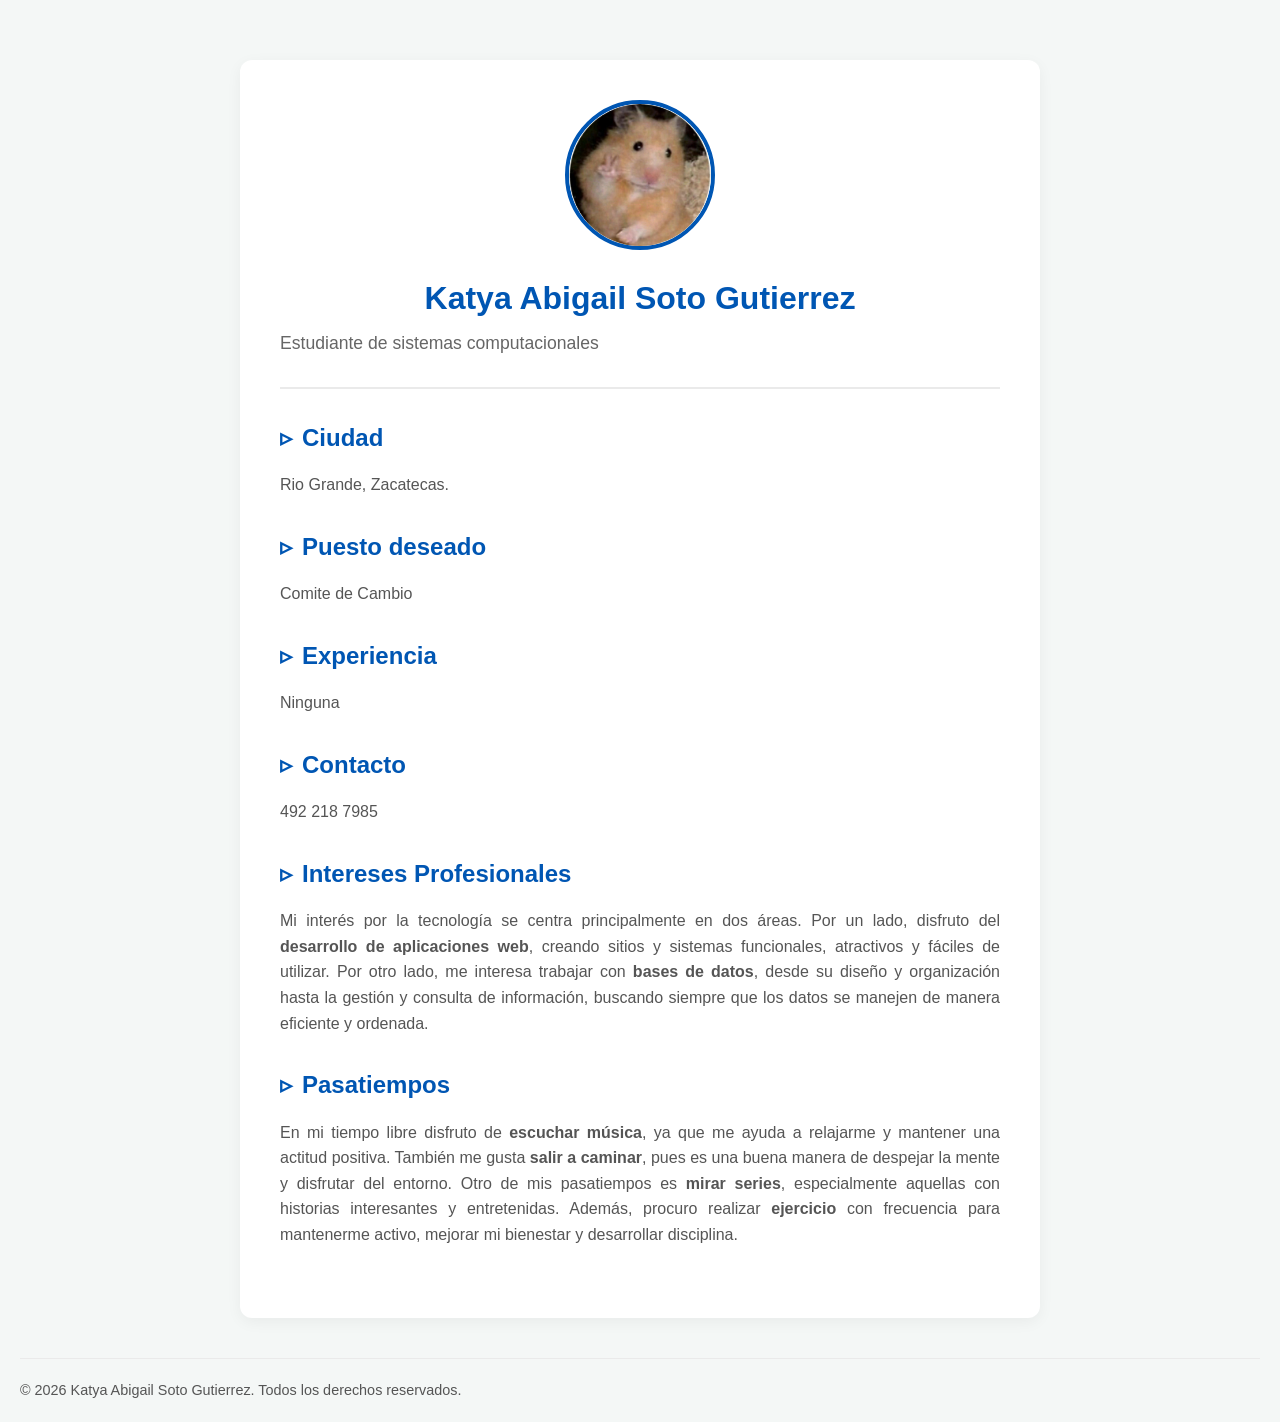
<file: index.html>
<!DOCTYPE html>
<html lang="es">
<head>
    <meta charset="UTF-8">
    <meta name="viewport" content="width=device-width, initial-scale=1.0">
    <title>Katya Abigail Soto Gutierrez | Perfil Profesional</title>
    <style>
        /* Reset básico y tipografía limpia */
        * {
            margin: 0;
            padding: 0;
            box-sizing: border-box;
        }

        body {
            font-family: 'Segoe UI', Tahoma, Geneva, Verdana, sans-serif;
            background-color: #f4f7f6;
            color: #333;
            line-height: 1.6;
            padding: 20px;
        }

        /* Contenedor principal */
        .container {
            max-width: 800px;
            margin: 40px auto;
            background-color: #ffffff;
            padding: 40px;
            border-radius: 12px;
            box-shadow: 0 4px 15px rgba(0, 0, 0, 0.05);
        }

        /* Sección de cabecera / perfil */
        .profile-header {
            text-align: center;
            margin-bottom: 30px;
            border-bottom: 2px solid #eaeaea;
            padding-bottom: 30px;
        }

        .profile-header img {
            width: 150px;
            height: 150px;
            border-radius: 50%; /* Hace la imagen circular */
            object-fit: cover;
            border: 4px solid #0056b3;
            margin-bottom: 15px;
        }

        .profile-header h1 {
            color: #0056b3;
            font-size: 2rem;
            margin-bottom: 5px;
        }

        .profile-header p.subtitle {
            color: #666;
            font-size: 1.1rem;
        }

        /* Secciones de contenido */
        section {
            margin-bottom: 30px;
        }

        h2 {
            color: #0056b3;
            font-size: 1.5rem;
            margin-bottom: 15px;
            display: flex;
            align-items: center;
            gap: 10px;
        }

        h2::before {
            content: "▹";
            color: #0056b3;
        }

        p {
            text-align: justify;
            color: #555;
        }

        /* Footer */
        footer {
            text-align: center;
            margin-top: 40px;
            padding-top: 20px;
            border-top: 1px solid #eaeaea;
            color: #888;
            font-size: 0.9rem;
        }
    </style>
</head>
<body>

    <main class="container">
        <!-- Cabecera con foto y nombre -->
        <header class="profile-header">
            <!-- Nota: Asegúrate de que la imagen se llame Perfil.png y esté en la misma carpeta -->
            <img src="Perfil.jpg" alt="Fotografía de perfil de Katya Soto">
            <h1>Katya Abigail Soto Gutierrez</h1>
            <p class="subtitle">Estudiante de sistemas computacionales </p>
        </header>


        <section>
            <h2>Ciudad</h2>
            <p>
                Rio Grande, Zacatecas.
            </p>
        </section>

        <section>
            <h2>Puesto deseado</h2>
            <p>
                Comite de Cambio 
            </p>
        </section>

        <section>
            <h2>Experiencia</h2>
            <p>
                Ninguna
            </p>
        </section>

        <section>
            <h2>Contacto</h2>
            <p>
                492 218 7985
            </p>
        </section>

        <!-- Intereses Profesionales -->
        <section>
            <h2>Intereses Profesionales</h2>
            <p>
                Mi interés por la tecnología se centra principalmente en dos áreas. Por un lado, disfruto del <strong>desarrollo de aplicaciones web</strong>, creando sitios y sistemas funcionales, atractivos y fáciles de utilizar. Por otro lado, me interesa trabajar con <strong>bases de datos</strong>, desde su diseño y organización hasta la gestión y consulta de información, buscando siempre que los datos se manejen de manera eficiente y ordenada.
            </p>
        </section>

        <!-- Pasatiempos -->
        <section>
            <h2>Pasatiempos</h2>
            <p>
             En mi tiempo libre disfruto de <strong>escuchar música</strong>, ya que me ayuda a relajarme y mantener una actitud positiva. También me gusta <strong>salir a caminar</strong>, pues es una buena manera de despejar la mente y disfrutar del entorno. Otro de mis pasatiempos es <strong>mirar series</strong>, especialmente aquellas con historias interesantes y entretenidas. Además, procuro realizar <strong>ejercicio</strong> con frecuencia para mantenerme activo, mejorar mi bienestar y desarrollar disciplina.
            </p>
        </section>
    </main>

    <footer>
        <p>&copy; 2026 Katya Abigail Soto Gutierrez. Todos los derechos reservados.</p>
    </footer>

</body>
</html>
</file>
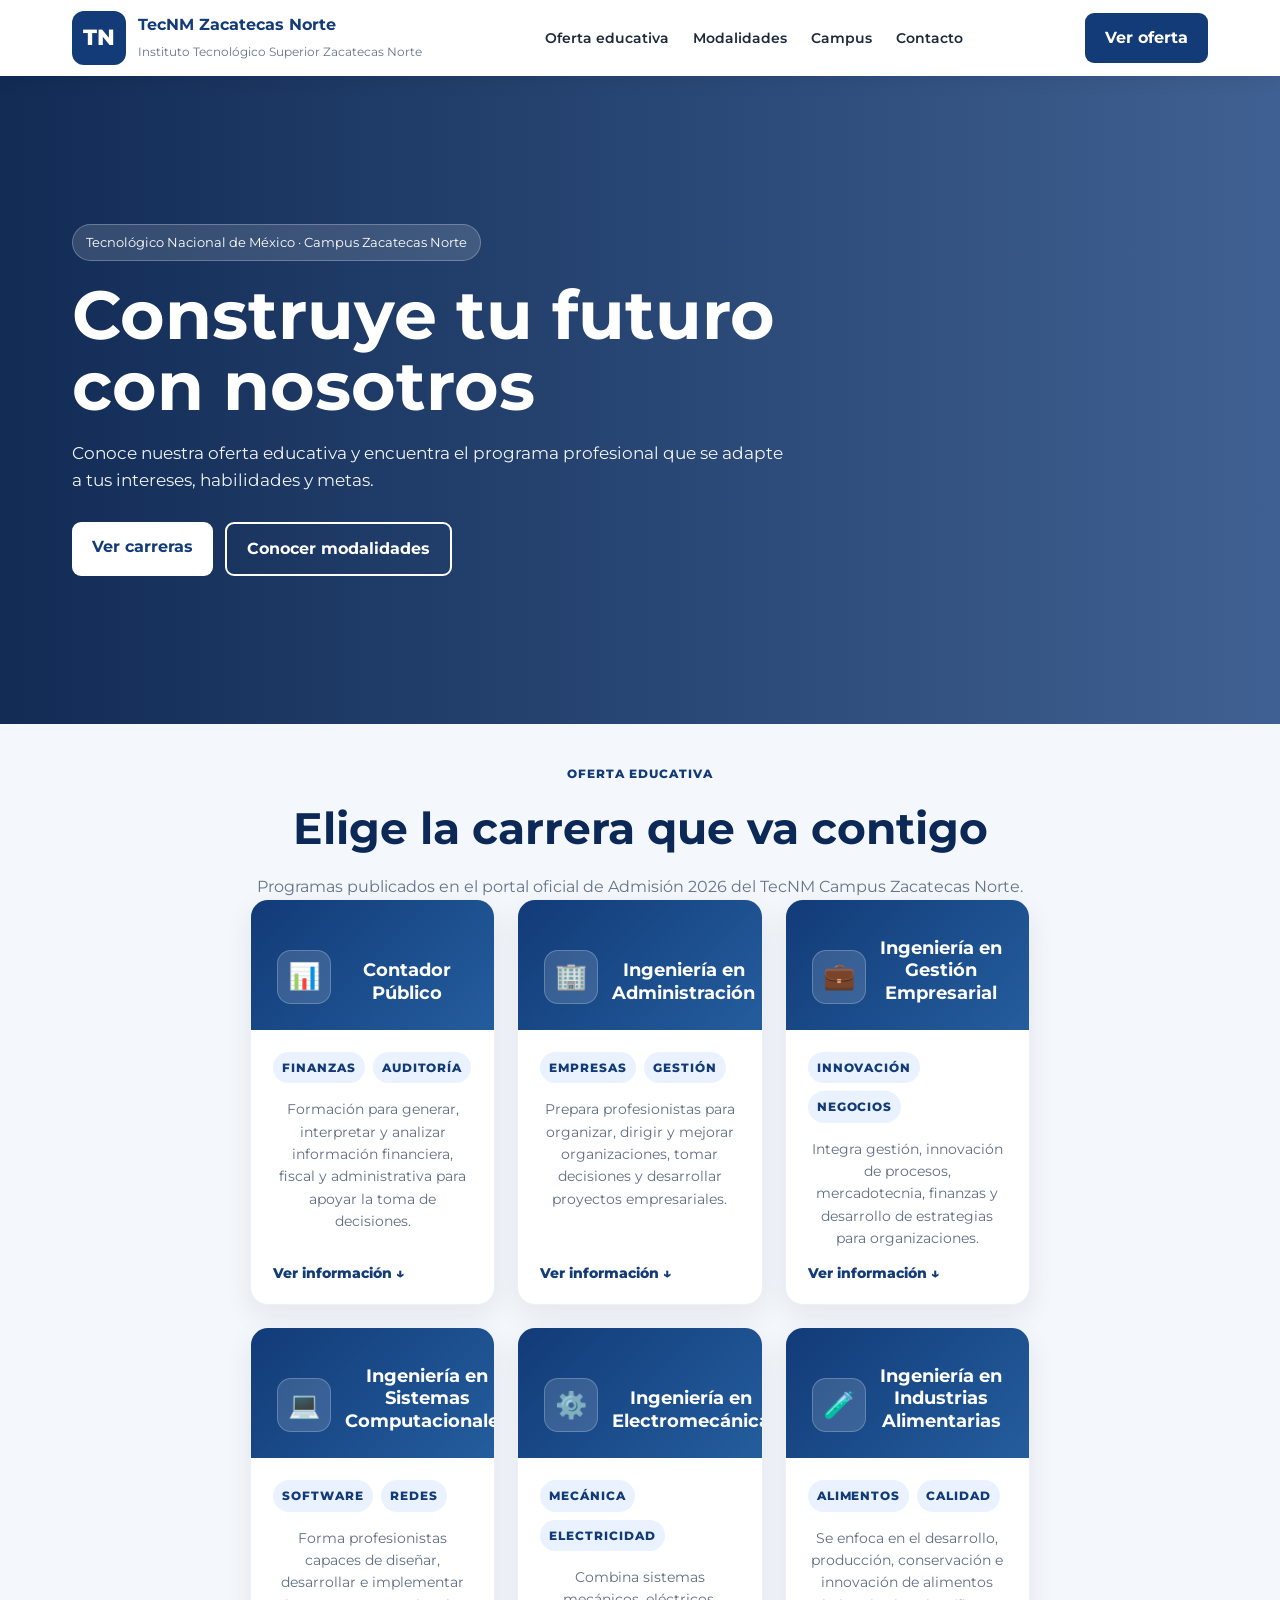
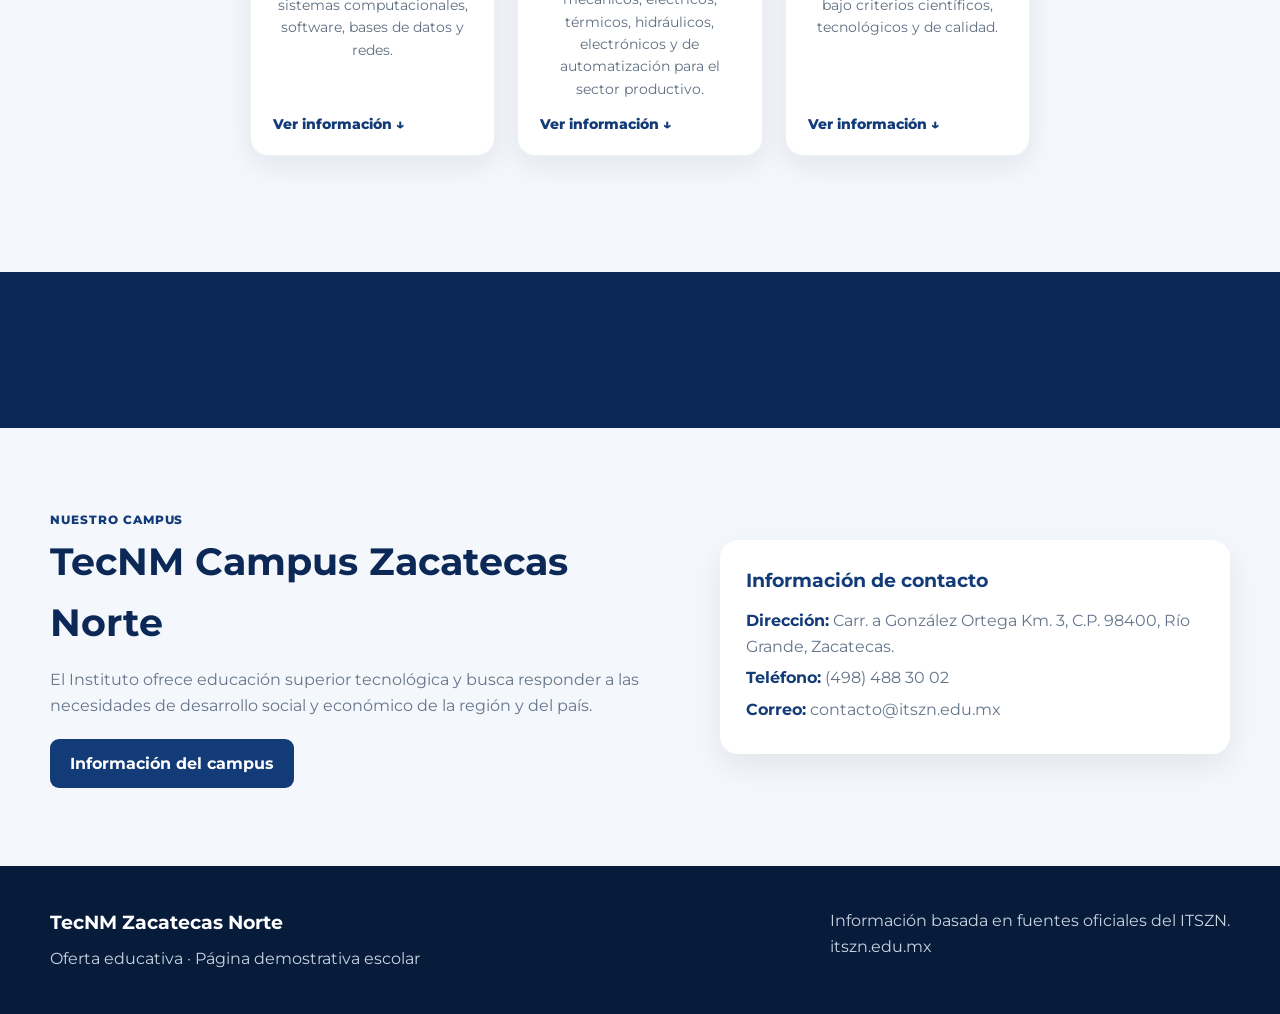
<file: oferta_educativa_katya/index.html>
<!DOCTYPE html>

<html lang="es">
<head>
<meta charset="utf-8"/>
<meta content="width=device-width, initial-scale=1.0" name="viewport"/>
<title>Oferta Educativa | TecNM Zacatecas Norte</title>
<link href="https://fonts.googleapis.com" rel="preconnect"/>
<link crossorigin="" href="https://fonts.gstatic.com" rel="preconnect"/>
<link href="https://fonts.googleapis.com/css2?family=Montserrat:wght@400;500;600;700;800&amp;display=swap" rel="stylesheet"/>
<link href="styles.css" rel="stylesheet"/>
</head>
<body>
<header>
<div class="nav">
<a class="brand" href="#">
<div class="logo-box">TN</div>
<div>
<strong>TecNM Zacatecas Norte</strong>
<small>Instituto Tecnológico Superior Zacatecas Norte</small>
</div>
</a>
<nav>
<ul>
<li><a href="#oferta">Oferta educativa</a></li>
<li><a href="#modalidades">Modalidades</a></li>
<li><a href="#campus">Campus</a></li>
<li><a href="#contacto">Contacto</a></li>
</ul>
</nav>
<a class="btn btn-primary" href="#oferta">Ver oferta</a>
</div>
</header>
<main>
<section class="hero">
<div class="hero-inner">
<span class="eyebrow">Tecnológico Nacional de México · Campus Zacatecas Norte</span>
<h1>Construye tu futuro con nosotros</h1>
<p>
        Conoce nuestra oferta educativa y encuentra el programa profesional que se adapte
        a tus intereses, habilidades y metas.
      </p>
<div class="hero-actions">
<a class="btn btn-primary" href="#oferta" style="background:white;color:#123b78">Ver carreras</a>
<a class="btn btn-outline" href="#modalidades">Conocer modalidades</a>
</div>
</div>
</section>
<div class="stats">

</div>
<section id="oferta">
<div class="container">
<div class="section-head">
<span>Oferta educativa</span>
<h2>Elige la carrera que va contigo</h2>
<p>
          Programas publicados en el portal oficial de Admisión 2026 del TecNM Campus Zacatecas Norte.
        </p>

<div class="grid">
<article class="card" data-category="negocios">
<div class="card-top">
<div class="icon">📊</div>
<h3>Contador Público</h3>
</div>
<div class="card-body">
<div class="badge-row"><span class="badge">Finanzas</span><span class="badge">Auditoría</span></div>
<p>Formación para generar, interpretar y analizar información financiera, fiscal y administrativa para apoyar la toma de decisiones.</p>

<button class="more toggle-info" type="button">Ver información ↓</button><div class="career-details"><h4>¿Qué hace y en qué se prepara?</h4><ul><li>Elabora e interpreta información financiera para apoyar la toma de decisiones.</li><li>Administra registros, sistemas, presupuestos contables y financieros.</li><li>Realiza auditorías y puede participar en análisis de inversiones.</li><li>Brinda asesoría en temas financieros, fiscales y administrativos.</li></ul></div></div>
</article>
<article class="card" data-category="negocios">
<div class="card-top">
<div class="icon">🏢</div>
<h3>Ingeniería en Administración</h3>
</div>
<div class="card-body">
<div class="badge-row"><span class="badge">Empresas</span><span class="badge">Gestión</span></div>
<p>Prepara profesionistas para organizar, dirigir y mejorar organizaciones, tomar decisiones y desarrollar proyectos empresariales.</p>

<button class="more toggle-info" type="button">Ver información ↓</button><div class="career-details"><h4>¿Qué hace y en qué se prepara?</h4><ul><li>Genera, desarrolla e innova empresas competitivas.</li><li>Planea, organiza, integra y dirige equipos de trabajo.</li><li>Aplica herramientas administrativas y tecnológicas para optimizar procesos.</li><li>Participa en la mejora continua, gestión del talento y toma de decisiones empresariales.</li></ul></div></div>
</article>
<article class="card" data-category="negocios">
<div class="card-top">
<div class="icon">💼</div>
<h3>Ingeniería en Gestión Empresarial</h3>
</div>
<div class="card-body">
<div class="badge-row"><span class="badge">Innovación</span><span class="badge">Negocios</span></div>
<p>Integra gestión, innovación de procesos, mercadotecnia, finanzas y desarrollo de estrategias para organizaciones.</p>

<button class="more toggle-info" type="button">Ver información ↓</button><div class="career-details"><h4>¿Qué hace y en qué se prepara?</h4><ul><li>Integra áreas como producción, calidad, finanzas, recursos humanos, mercadotecnia y auditoría.</li><li>Gestiona e innova procesos y sistemas estratégicos de negocios.</li><li>Dirige equipos de trabajo y administra recursos de las organizaciones.</li><li>Diseña estrategias para mejorar la competitividad y el desempeño empresarial.</li></ul></div></div>
</article>
<article class="card" data-category="tecnologia">
<div class="card-top">
<div class="icon">💻</div>
<h3>Ingeniería en Sistemas Computacionales</h3>
</div>
<div class="card-body">
<div class="badge-row"><span class="badge">Software</span><span class="badge">Redes</span></div>
<p>Forma profesionistas capaces de diseñar, desarrollar e implementar sistemas computacionales, software, bases de datos y redes.</p>

<button class="more toggle-info" type="button">Ver información ↓</button><div class="career-details"><h4>¿Qué hace y en qué se prepara?</h4><ul><li>Diseña, desarrolla, implementa y administra sistemas computacionales.</li><li>Puede encargarse de servicios informáticos e infraestructura tecnológica.</li><li>Trabaja con bases de datos, desarrollo de software y aplicaciones web.</li><li>Implementa redes, protocolos y mecanismos de seguridad para proteger la información.</li></ul></div></div>
</article>
<article class="card" data-category="ingenieria">
<div class="card-top">
<div class="icon">⚙️</div>
<h3>Ingeniería en Electromecánica</h3>
</div>
<div class="card-body">
<div class="badge-row"><span class="badge">Mecánica</span><span class="badge">Electricidad</span></div>
<p>Combina sistemas mecánicos, eléctricos, térmicos, hidráulicos, electrónicos y de automatización para el sector productivo.</p>

<button class="more toggle-info" type="button">Ver información ↓</button><div class="career-details"><h4>¿Qué hace y en qué se prepara?</h4><ul><li>Trabaja con sistemas mecánicos, eléctricos, térmicos, hidráulicos y electrónicos.</li><li>Diseña e implementa sistemas y dispositivos electromecánicos.</li><li>Participa en automatización, instalación, operación y mantenimiento de procesos productivos.</li><li>Formula y gestiona proyectos para mejorar la eficiencia y el uso de la energía.</li></ul></div></div>
</article>
<article class="card" data-category="ingenieria">
<div class="card-top">
<div class="icon">🧪</div>
<h3>Ingeniería en Industrias Alimentarias</h3>
</div>
<div class="card-body">
<div class="badge-row"><span class="badge">Alimentos</span><span class="badge">Calidad</span></div>
<p>Se enfoca en el desarrollo, producción, conservación e innovación de alimentos bajo criterios científicos, tecnológicos y de calidad.</p>

<button class="more toggle-info" type="button">Ver información ↓</button><div class="career-details"><h4>¿Qué hace y en qué se prepara?</h4><ul><li>Desarrolla, mejora y produce alimentos inocuos e innovadores.</li><li>Analiza y diseña procesos productivos de la industria alimentaria.</li><li>Controla procesos, equipos e instalaciones y aplica sistemas de gestión de calidad.</li><li>Puede desarrollar nuevos productos y proyectos para empresas del sector alimentario.</li></ul></div></div>
</article>
</div>
</div>
</section>
<section class="modalidades" id="modalidades">

</section>
<section id="campus">
<div class="container about">
<div>
<span style="color:#123b78;font-weight:800;font-size:12px;letter-spacing:.08em;text-transform:uppercase">Nuestro campus</span>
<h2>TecNM Campus Zacatecas Norte</h2>
<p>
          El Instituto ofrece educación superior tecnológica y busca responder a las necesidades
          de desarrollo social y económico de la región y del país.
        </p>
<span class="btn btn-primary no-link">Información del campus</span>
</div>
<div class="info-box">
<h3 style="color:#123b78;margin-bottom:12px">Información de contacto</h3>
<p><strong>Dirección:</strong> Carr. a González Ortega Km. 3, C.P. 98400, Río Grande, Zacatecas.</p>
<p><strong>Teléfono:</strong> (498) 488 30 02</p>
<p><strong>Correo:</strong> contacto@itszn.edu.mx</p>
</div>
</div>
</section>
</main>
<footer id="contacto">
<div class="footer-inner">
<div>
<h3>TecNM Zacatecas Norte</h3>
<p>Oferta educativa · Página demostrativa escolar</p>
</div>
<div>
<p>Información basada en fuentes oficiales del ITSZN.</p>
<p>itszn.edu.mx</p>
</div>
</div>
</footer>
<script src="script.js"></script>
</body>
</html>
</file>
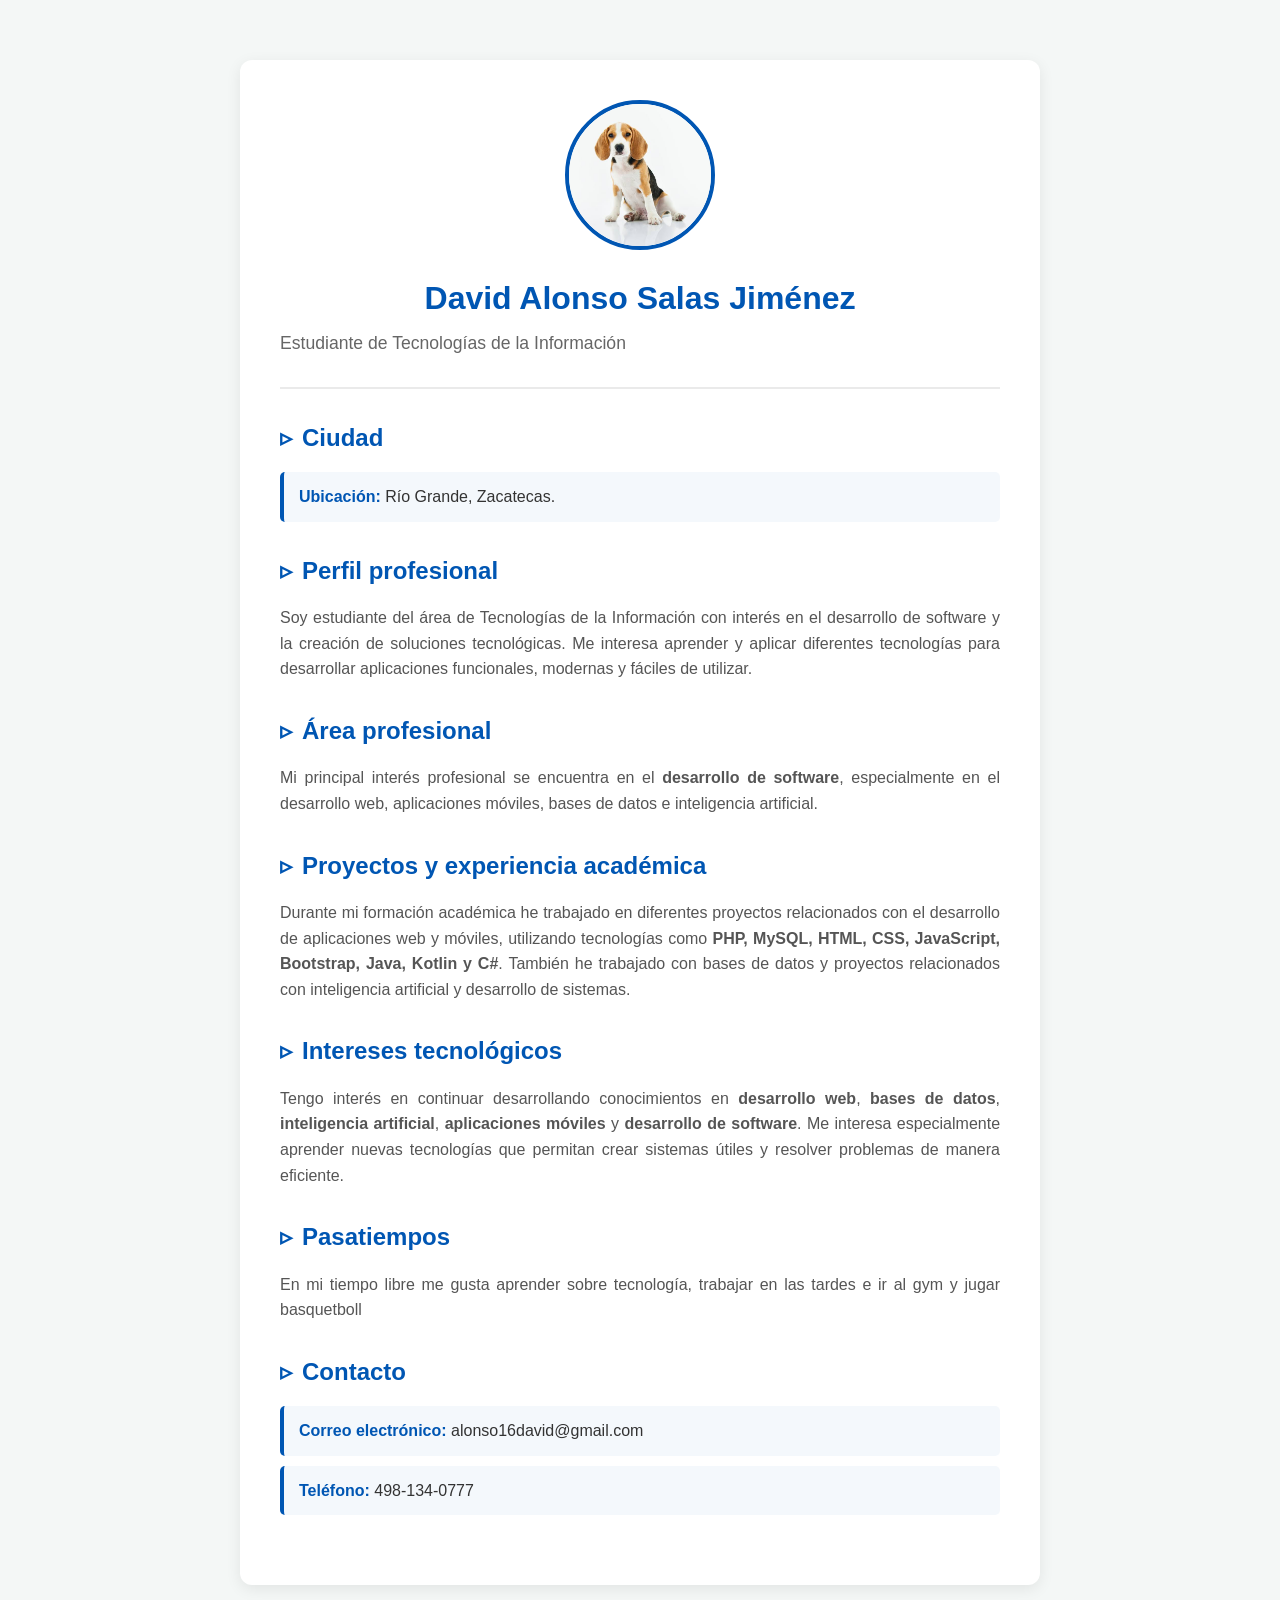
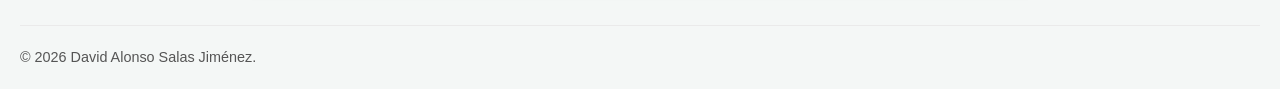
<file: david.html>
<!DOCTYPE html>
<html lang="es">
<head>
    <meta charset="UTF-8">
    <meta name="viewport" content="width=device-width, initial-scale=1.0">

    <title>David Alonso Salas Jiménez | Perfil Profesional</title>

    <style>

        /* ==============================
           RESET BÁSICO
        ============================== */

        * {
            margin: 0;
            padding: 0;
            box-sizing: border-box;
        }


        /* ==============================
           CUERPO DE LA PÁGINA
        ============================== */

        body {
            font-family: 'Segoe UI', Tahoma, Geneva, Verdana, sans-serif;

            background-color: #f4f7f6;

            color: #333;

            line-height: 1.6;

            padding: 20px;
        }


        /* ==============================
           CONTENEDOR PRINCIPAL
        ============================== */

        .container {

            max-width: 800px;

            margin: 40px auto;

            background-color: #ffffff;

            padding: 40px;

            border-radius: 12px;

            box-shadow: 0 4px 15px rgba(0, 0, 0, 0.08);
        }


        /* ==============================
           CABECERA DEL PERFIL
        ============================== */

        .profile-header {

            text-align: center;

            margin-bottom: 30px;

            border-bottom: 2px solid #eaeaea;

            padding-bottom: 30px;
        }


        .profile-header img {

            width: 150px;

            height: 150px;

            border-radius: 50%;

            object-fit: cover;

            border: 4px solid #0056b3;

            margin-bottom: 15px;
        }


        .profile-header h1 {

            color: #0056b3;

            font-size: 2rem;

            margin-bottom: 5px;
        }


        .profile-header p.subtitle {

            color: #666;

            font-size: 1.1rem;
        }


        /* ==============================
           SECCIONES
        ============================== */

        section {

            margin-bottom: 30px;
        }


        h2 {

            color: #0056b3;

            font-size: 1.5rem;

            margin-bottom: 15px;

            display: flex;

            align-items: center;

            gap: 10px;
        }


        h2::before {

            content: "▹";

            color: #0056b3;
        }


        p {

            text-align: justify;

            color: #555;
        }


        /* ==============================
           DATOS PERSONALES
        ============================== */

        .dato {

            background-color: #f4f8fc;

            padding: 12px 15px;

            border-left: 4px solid #0056b3;

            margin-bottom: 10px;

            border-radius: 5px;
        }


        .dato strong {

            color: #0056b3;
        }


        /* ==============================
           FOOTER
        ============================== */

        footer {

            text-align: center;

            margin-top: 40px;

            padding-top: 20px;

            border-top: 1px solid #eaeaea;

            color: #888;

            font-size: 0.9rem;
        }


        /* ==============================
           RESPONSIVE
        ============================== */

        @media (max-width: 600px) {

            body {
                padding: 10px;
            }

            .container {
                padding: 25px;
                margin: 20px auto;
            }

            .profile-header h1 {
                font-size: 1.6rem;
            }

        }

    </style>

</head>


<body>


    <!-- =====================================
         CONTENEDOR PRINCIPAL
    ====================================== -->

    <main class="container">


        <!-- =====================================
             CABECERA
        ====================================== -->

        <header class="profile-header">

            <!--
                Coloca tu fotografía en la misma carpeta
                con el nombre Perfil.png
            -->

            <img
                src="perro.jfif"
                alt="Fotografía de perfil de David Alonso Salas Jiménez"
            >


            <h1>
                David Alonso Salas Jiménez
            </h1>


            <p class="subtitle">
                Estudiante de Tecnologías de la Información
            </p>

        </header>



        <!-- =====================================
             CIUDAD
        ====================================== -->

        <section>

            <h2>Ciudad</h2>

            <div class="dato">

                <strong>Ubicación:</strong>

                Río Grande, Zacatecas.

            </div>

        </section>



        <!-- =====================================
             PERFIL PROFESIONAL
        ====================================== -->

        <section>

            <h2>Perfil profesional</h2>

            <p>

                Soy estudiante del área de Tecnologías de la Información
                con interés en el desarrollo de software y la creación de
                soluciones tecnológicas. Me interesa aprender y aplicar
                diferentes tecnologías para desarrollar aplicaciones
                funcionales, modernas y fáciles de utilizar.

            </p>

        </section>



        <!-- =====================================
             ÁREA PROFESIONAL
        ====================================== -->

        <section>

            <h2>Área profesional</h2>

            <p>

                Mi principal interés profesional se encuentra en el
                <strong>desarrollo de software</strong>, especialmente
                en el desarrollo web, aplicaciones móviles, bases de
                datos e inteligencia artificial.

            </p>

        </section>



        <!-- =====================================
             EXPERIENCIA / PROYECTOS
        ====================================== -->

        <section>

            <h2>Proyectos y experiencia académica</h2>

            <p>

                Durante mi formación académica he trabajado en diferentes
                proyectos relacionados con el desarrollo de aplicaciones
                web y móviles, utilizando tecnologías como
                <strong>PHP, MySQL, HTML, CSS, JavaScript, Bootstrap,
                Java, Kotlin y C#</strong>.

                También he trabajado con bases de datos y proyectos
                relacionados con inteligencia artificial y desarrollo
                de sistemas.

            </p>

        </section>



        <!-- =====================================
             TECNOLOGÍAS
        ====================================== -->

        <section>

            <h2>Intereses tecnológicos</h2>

            <p>

                Tengo interés en continuar desarrollando conocimientos
                en <strong>desarrollo web</strong>,
                <strong>bases de datos</strong>,
                <strong>inteligencia artificial</strong>,
                <strong>aplicaciones móviles</strong> y
                <strong>desarrollo de software</strong>.

                Me interesa especialmente aprender nuevas tecnologías
                que permitan crear sistemas útiles y resolver problemas
                de manera eficiente.

            </p>

        </section>



        <!-- =====================================
             PASATIEMPOS
        ====================================== -->

        <section>

            <h2>Pasatiempos</h2>

            <p>

                En mi tiempo libre me gusta aprender sobre tecnología,
                trabajar en las tardes e ir al gym y jugar basquetboll

            </p>

        </section>



        <!-- =====================================
             CONTACTO
        ====================================== -->

        <section>

            <h2>Contacto</h2>

            <div class="dato">

                <strong>Correo electrónico:</strong>

                <!-- Escribe aquí tu correo -->

                alonso16david@gmail.com

            </div>


            <div class="dato">

                <strong>Teléfono:</strong>

                <!-- Escribe aquí tu teléfono -->

                498-134-0777

            </div>

        </section>


    </main>



    <!-- =====================================
         FOOTER
    ====================================== -->

    <footer>

        <p>

            &copy; 2026 David Alonso Salas Jiménez.

        </p>

    </footer>


</body>
</html>
</file>
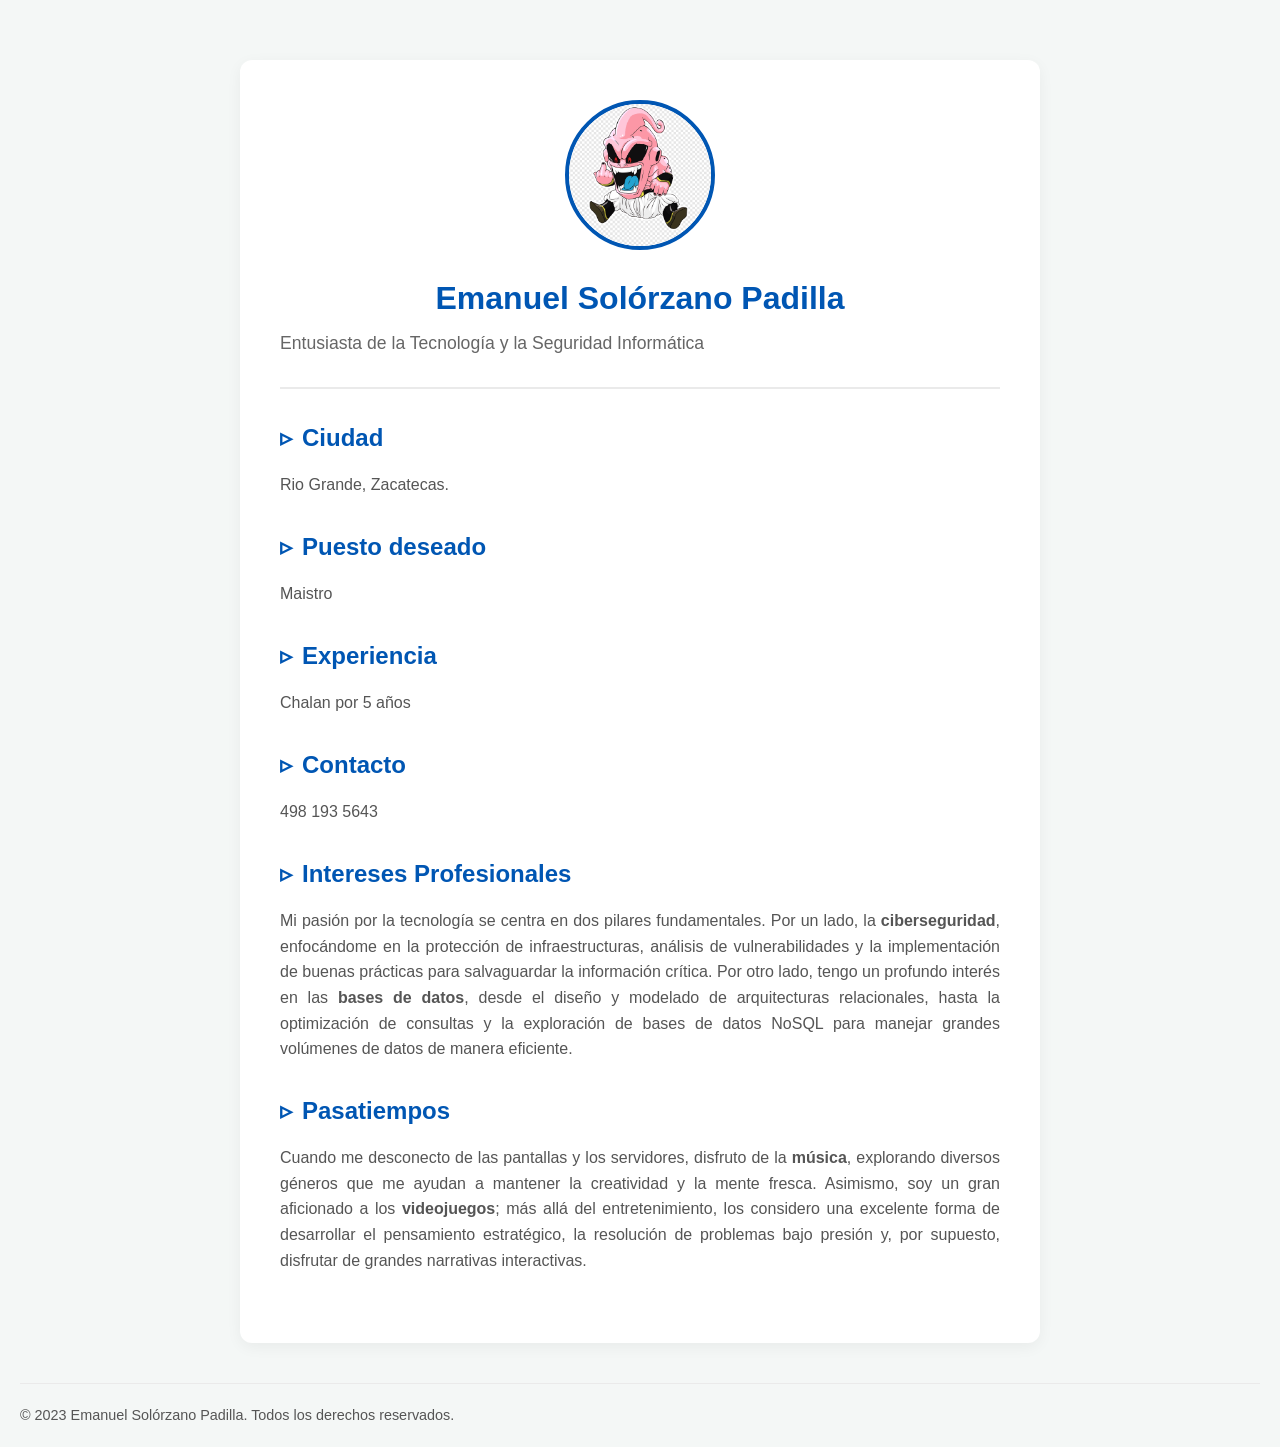
<file: Emanuel.html>
<!DOCTYPE html>
<html lang="es">
<head>
    <meta charset="UTF-8">
    <meta name="viewport" content="width=device-width, initial-scale=1.0">
    <title>Emanuel Solórzano Padilla | Perfil Profesional</title>
    <style>
        /* Reset básico y tipografía limpia */
        * {
            margin: 0;
            padding: 0;
            box-sizing: border-box;
        }

        body {
            font-family: 'Segoe UI', Tahoma, Geneva, Verdana, sans-serif;
            background-color: #f4f7f6;
            color: #333;
            line-height: 1.6;
            padding: 20px;
        }

        /* Contenedor principal */
        .container {
            max-width: 800px;
            margin: 40px auto;
            background-color: #ffffff;
            padding: 40px;
            border-radius: 12px;
            box-shadow: 0 4px 15px rgba(0, 0, 0, 0.05);
        }

        /* Sección de cabecera / perfil */
        .profile-header {
            text-align: center;
            margin-bottom: 30px;
            border-bottom: 2px solid #eaeaea;
            padding-bottom: 30px;
        }

        .profile-header img {
            width: 150px;
            height: 150px;
            border-radius: 50%; /* Hace la imagen circular */
            object-fit: cover;
            border: 4px solid #0056b3;
            margin-bottom: 15px;
        }

        .profile-header h1 {
            color: #0056b3;
            font-size: 2rem;
            margin-bottom: 5px;
        }

        .profile-header p.subtitle {
            color: #666;
            font-size: 1.1rem;
        }

        /* Secciones de contenido */
        section {
            margin-bottom: 30px;
        }

        h2 {
            color: #0056b3;
            font-size: 1.5rem;
            margin-bottom: 15px;
            display: flex;
            align-items: center;
            gap: 10px;
        }

        h2::before {
            content: "▹";
            color: #0056b3;
        }

        p {
            text-align: justify;
            color: #555;
        }

        /* Footer */
        footer {
            text-align: center;
            margin-top: 40px;
            padding-top: 20px;
            border-top: 1px solid #eaeaea;
            color: #888;
            font-size: 0.9rem;
        }
    </style>
</head>
<body>

    <main class="container">
        <!-- Cabecera con foto y nombre -->
        <header class="profile-header">
            <!-- Nota: Asegúrate de que la imagen se llame Perfil.png y esté en la misma carpeta -->
            <img src="Perfil.png" alt="Fotografía de perfil de Emanuel Solórzano Padilla">
            <h1>Emanuel Solórzano Padilla</h1>
            <p class="subtitle">Entusiasta de la Tecnología y la Seguridad Informática</p>
        </header>


        <section>
            <h2>Ciudad</h2>
            <p>
                Rio Grande, Zacatecas.
            </p>
        </section>

        <section>
            <h2>Puesto deseado</h2>
            <p>
                Maistro
            </p>
        </section>

        <section>
            <h2>Experiencia</h2>
            <p>
                Chalan por 5 años
            </p>
        </section>

        <section>
            <h2>Contacto</h2>
            <p>
                498 193 5643
            </p>
        </section>

        <!-- Intereses Profesionales -->
        <section>
            <h2>Intereses Profesionales</h2>
            <p>
                Mi pasión por la tecnología se centra en dos pilares fundamentales. Por un lado, la <strong>ciberseguridad</strong>, enfocándome en la protección de infraestructuras, análisis de vulnerabilidades y la implementación de buenas prácticas para salvaguardar la información crítica. Por otro lado, tengo un profundo interés en las <strong>bases de datos</strong>, desde el diseño y modelado de arquitecturas relacionales, hasta la optimización de consultas y la exploración de bases de datos NoSQL para manejar grandes volúmenes de datos de manera eficiente.
            </p>
        </section>

        <!-- Pasatiempos -->
        <section>
            <h2>Pasatiempos</h2>
            <p>
                Cuando me desconecto de las pantallas y los servidores, disfruto de la <strong>música</strong>, explorando diversos géneros que me ayudan a mantener la creatividad y la mente fresca. Asimismo, soy un gran aficionado a los <strong>videojuegos</strong>; más allá del entretenimiento, los considero una excelente forma de desarrollar el pensamiento estratégico, la resolución de problemas bajo presión y, por supuesto, disfrutar de grandes narrativas interactivas.
            </p>
        </section>
    </main>

    <footer>
        <p>&copy; 2023 Emanuel Solórzano Padilla. Todos los derechos reservados.</p>
    </footer>

</body>
</html>
</file>
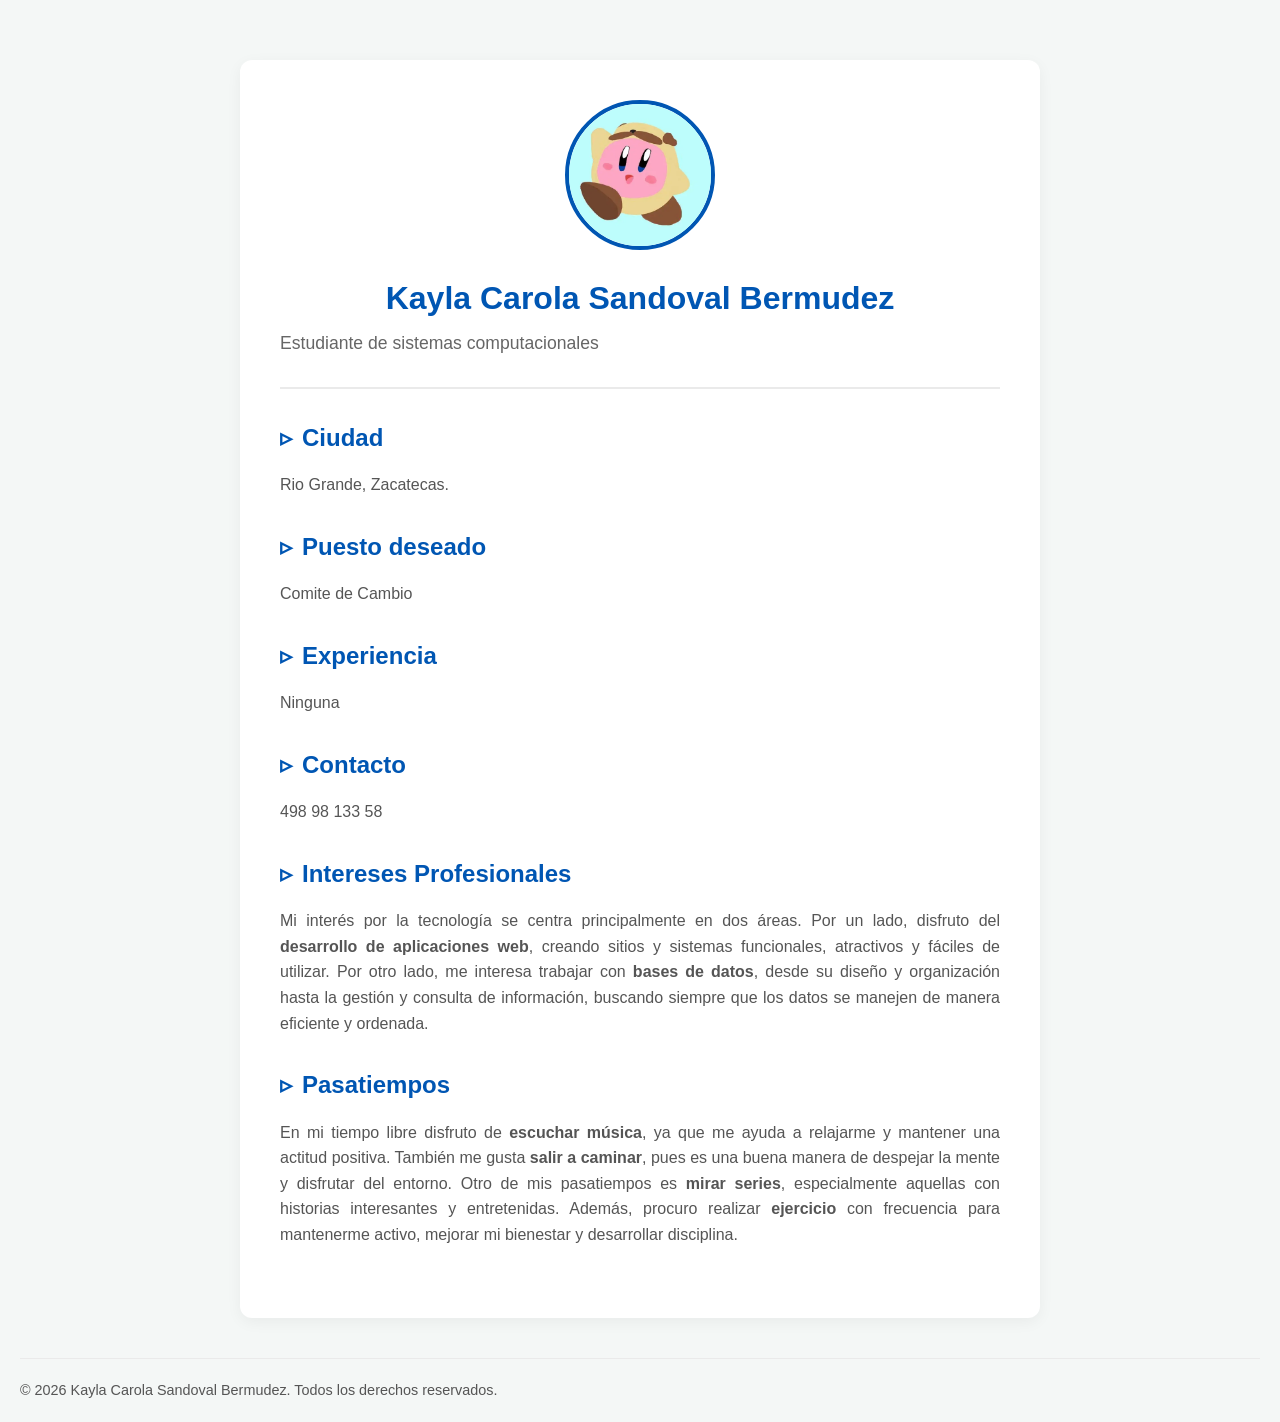
<file: Kayla.html>
<!DOCTYPE html>
<html lang="es">
<head>
    <meta charset="UTF-8">
    <meta name="viewport" content="width=device-width, initial-scale=1.0">
    <title>Kayla Carola Sandoval Bermudez | Perfil Profesional</title>
    <style>
        /* Reset básico y tipografía limpia */
        * {
            margin: 0;
            padding: 0;
            box-sizing: border-box;
        }

        body {
            font-family: 'Segoe UI', Tahoma, Geneva, Verdana, sans-serif;
            background-color: #f4f7f6;
            color: #333;
            line-height: 1.6;
            padding: 20px;
        }

        /* Contenedor principal */
        .container {
            max-width: 800px;
            margin: 40px auto;
            background-color: #ffffff;
            padding: 40px;
            border-radius: 12px;
            box-shadow: 0 4px 15px rgba(0, 0, 0, 0.05);
        }

        /* Sección de cabecera / perfil */
        .profile-header {
            text-align: center;
            margin-bottom: 30px;
            border-bottom: 2px solid #eaeaea;
            padding-bottom: 30px;
        }

        .profile-header img {
            width: 150px;
            height: 150px;
            border-radius: 50%; /* Hace la imagen circular */
            object-fit: cover;
            border: 4px solid #0056b3;
            margin-bottom: 15px;
        }

        .profile-header h1 {
            color: #0056b3;
            font-size: 2rem;
            margin-bottom: 5px;
        }

        .profile-header p.subtitle {
            color: #666;
            font-size: 1.1rem;
        }

        /* Secciones de contenido */
        section {
            margin-bottom: 30px;
        }

        h2 {
            color: #0056b3;
            font-size: 1.5rem;
            margin-bottom: 15px;
            display: flex;
            align-items: center;
            gap: 10px;
        }

        h2::before {
            content: "▹";
            color: #0056b3;
        }

        p {
            text-align: justify;
            color: #555;
        }

        /* Footer */
        footer {
            text-align: center;
            margin-top: 40px;
            padding-top: 20px;
            border-top: 1px solid #eaeaea;
            color: #888;
            font-size: 0.9rem;
        }
    </style>
</head>
<body>

    <main class="container">
        <!-- Cabecera con foto y nombre -->
        <header class="profile-header">
            <!-- Nota: Asegúrate de que la imagen se llame Perfil.png y esté en la misma carpeta -->
            <img src="perfil1.jpg" alt="Fotografía de perfil de Kayla Sandoval">
            <h1>Kayla Carola Sandoval Bermudez</h1>
            <p class="subtitle">Estudiante de sistemas computacionales </p>
        </header>


        <section>
            <h2>Ciudad</h2>
            <p>
                Rio Grande, Zacatecas.
            </p>
        </section>

        <section>
            <h2>Puesto deseado</h2>
            <p>
                Comite de Cambio 
            </p>
        </section>

        <section>
            <h2>Experiencia</h2>
            <p>
                Ninguna
            </p>
        </section>

        <section>
            <h2>Contacto</h2>
            <p>
                498 98 133 58
            </p>
        </section>

        <!-- Intereses Profesionales -->
        <section>
            <h2>Intereses Profesionales</h2>
            <p>
                Mi interés por la tecnología se centra principalmente en dos áreas. Por un lado, disfruto del <strong>desarrollo de aplicaciones web</strong>, creando sitios y sistemas funcionales, atractivos y fáciles de utilizar. Por otro lado, me interesa trabajar con <strong>bases de datos</strong>, desde su diseño y organización hasta la gestión y consulta de información, buscando siempre que los datos se manejen de manera eficiente y ordenada.
            </p>
        </section>

        <!-- Pasatiempos -->
        <section>
            <h2>Pasatiempos</h2>
            <p>
             En mi tiempo libre disfruto de <strong>escuchar música</strong>, ya que me ayuda a relajarme y mantener una actitud positiva. También me gusta <strong>salir a caminar</strong>, pues es una buena manera de despejar la mente y disfrutar del entorno. Otro de mis pasatiempos es <strong>mirar series</strong>, especialmente aquellas con historias interesantes y entretenidas. Además, procuro realizar <strong>ejercicio</strong> con frecuencia para mantenerme activo, mejorar mi bienestar y desarrollar disciplina.
            </p>
        </section>
    </main>

    <footer>
        <p>&copy; 2026 Kayla Carola Sandoval Bermudez. Todos los derechos reservados.</p>
    </footer>

</body>
</html>
</file>
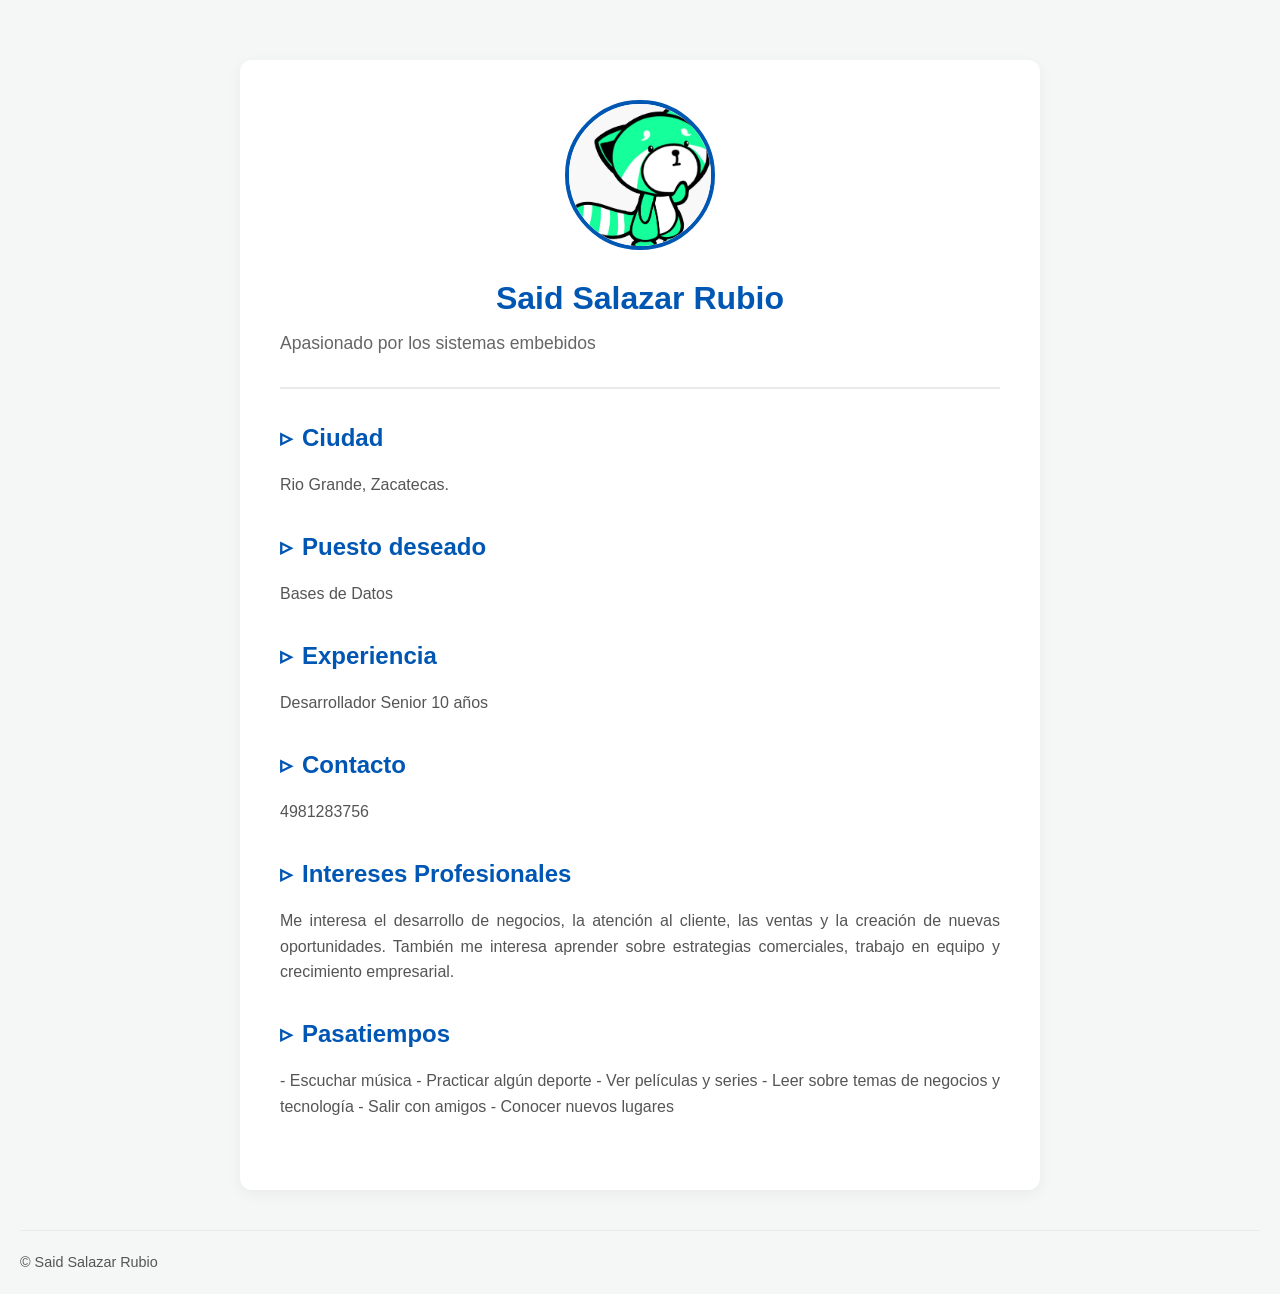
<file: Said.html>
<!DOCTYPE html>
<html lang="es">
<head>
    <meta charset="UTF-8">
    <meta name="viewport" content="width=device-width, initial-scale=1.0">
    <title>Emanuel Solórzano Padilla | Perfil Profesional</title>
    <style>
        /* Reset básico y tipografía limpia */
        * {
            margin: 0;
            padding: 0;
            box-sizing: border-box;
        }

        body {
            font-family: 'Segoe UI', Tahoma, Geneva, Verdana, sans-serif;
            background-color: #f4f7f6;
            color: #333;
            line-height: 1.6;
            padding: 20px;
        }

        /* Contenedor principal */
        .container {
            max-width: 800px;
            margin: 40px auto;
            background-color: #ffffff;
            padding: 40px;
            border-radius: 12px;
            box-shadow: 0 4px 15px rgba(0, 0, 0, 0.05);
        }

        /* Sección de cabecera / perfil */
        .profile-header {
            text-align: center;
            margin-bottom: 30px;
            border-bottom: 2px solid #eaeaea;
            padding-bottom: 30px;
        }

        .profile-header img {
            width: 150px;
            height: 150px;
            border-radius: 50%; /* Hace la imagen circular */
            object-fit: cover;
            border: 4px solid #0056b3;
            margin-bottom: 15px;
        }

        .profile-header h1 {
            color: #0056b3;
            font-size: 2rem;
            margin-bottom: 5px;
        }

        .profile-header p.subtitle {
            color: #666;
            font-size: 1.1rem;
        }

        /* Secciones de contenido */
        section {
            margin-bottom: 30px;
        }

        h2 {
            color: #0056b3;
            font-size: 1.5rem;
            margin-bottom: 15px;
            display: flex;
            align-items: center;
            gap: 10px;
        }

        h2::before {
            content: "▹";
            color: #0056b3;
        }

        p {
            text-align: justify;
            color: #555;
        }

        /* Footer */
        footer {
            text-align: center;
            margin-top: 40px;
            padding-top: 20px;
            border-top: 1px solid #eaeaea;
            color: #888;
            font-size: 0.9rem;
        }
    </style>
</head>
<body>

    <main class="container">
        <!-- Cabecera con foto y nombre -->
        <header class="profile-header">
            <!-- Nota: Asegúrate de que la imagen se llame Perfil.png y esté en la misma carpeta -->
            <img src="ocxy.jpg">
            <h1>Said Salazar Rubio</h1>
            <p class="subtitle">Apasionado por los sistemas embebidos</p>
        </header>


        <section>
            <h2>Ciudad</h2>
            <p>
                Rio Grande, Zacatecas.
            </p>
        </section>

        <section>
            <h2>Puesto deseado</h2>
            <p>
                Bases de Datos
            </p>
        </section>

        <section>
            <h2>Experiencia</h2>
            <p>
                Desarrollador Senior 10 años
            </p>
        </section>

        <section>
            <h2>Contacto</h2>
            <p>
                4981283756
            </p>
        </section>

        <!-- Intereses Profesionales -->
        <section>
            <h2>Intereses Profesionales</h2>
            <p>
                Me interesa el desarrollo de negocios, la atención al cliente, las ventas y la creación de nuevas oportunidades. También me interesa aprender sobre estrategias comerciales, trabajo en equipo y crecimiento empresarial.
            </p>
        </section>

        <!-- Pasatiempos -->
        <section>
            <h2>Pasatiempos</h2>
            <p>
                - Escuchar música
                - Practicar algún deporte
                - Ver películas y series
                - Leer sobre temas de negocios y tecnología
                - Salir con amigos
                - Conocer nuevos lugares
            </p>
        </section>
    </main>

    <footer>
        <p>&copy; Said Salazar Rubio</p>
    </footer>

</body>
</html>
</file>
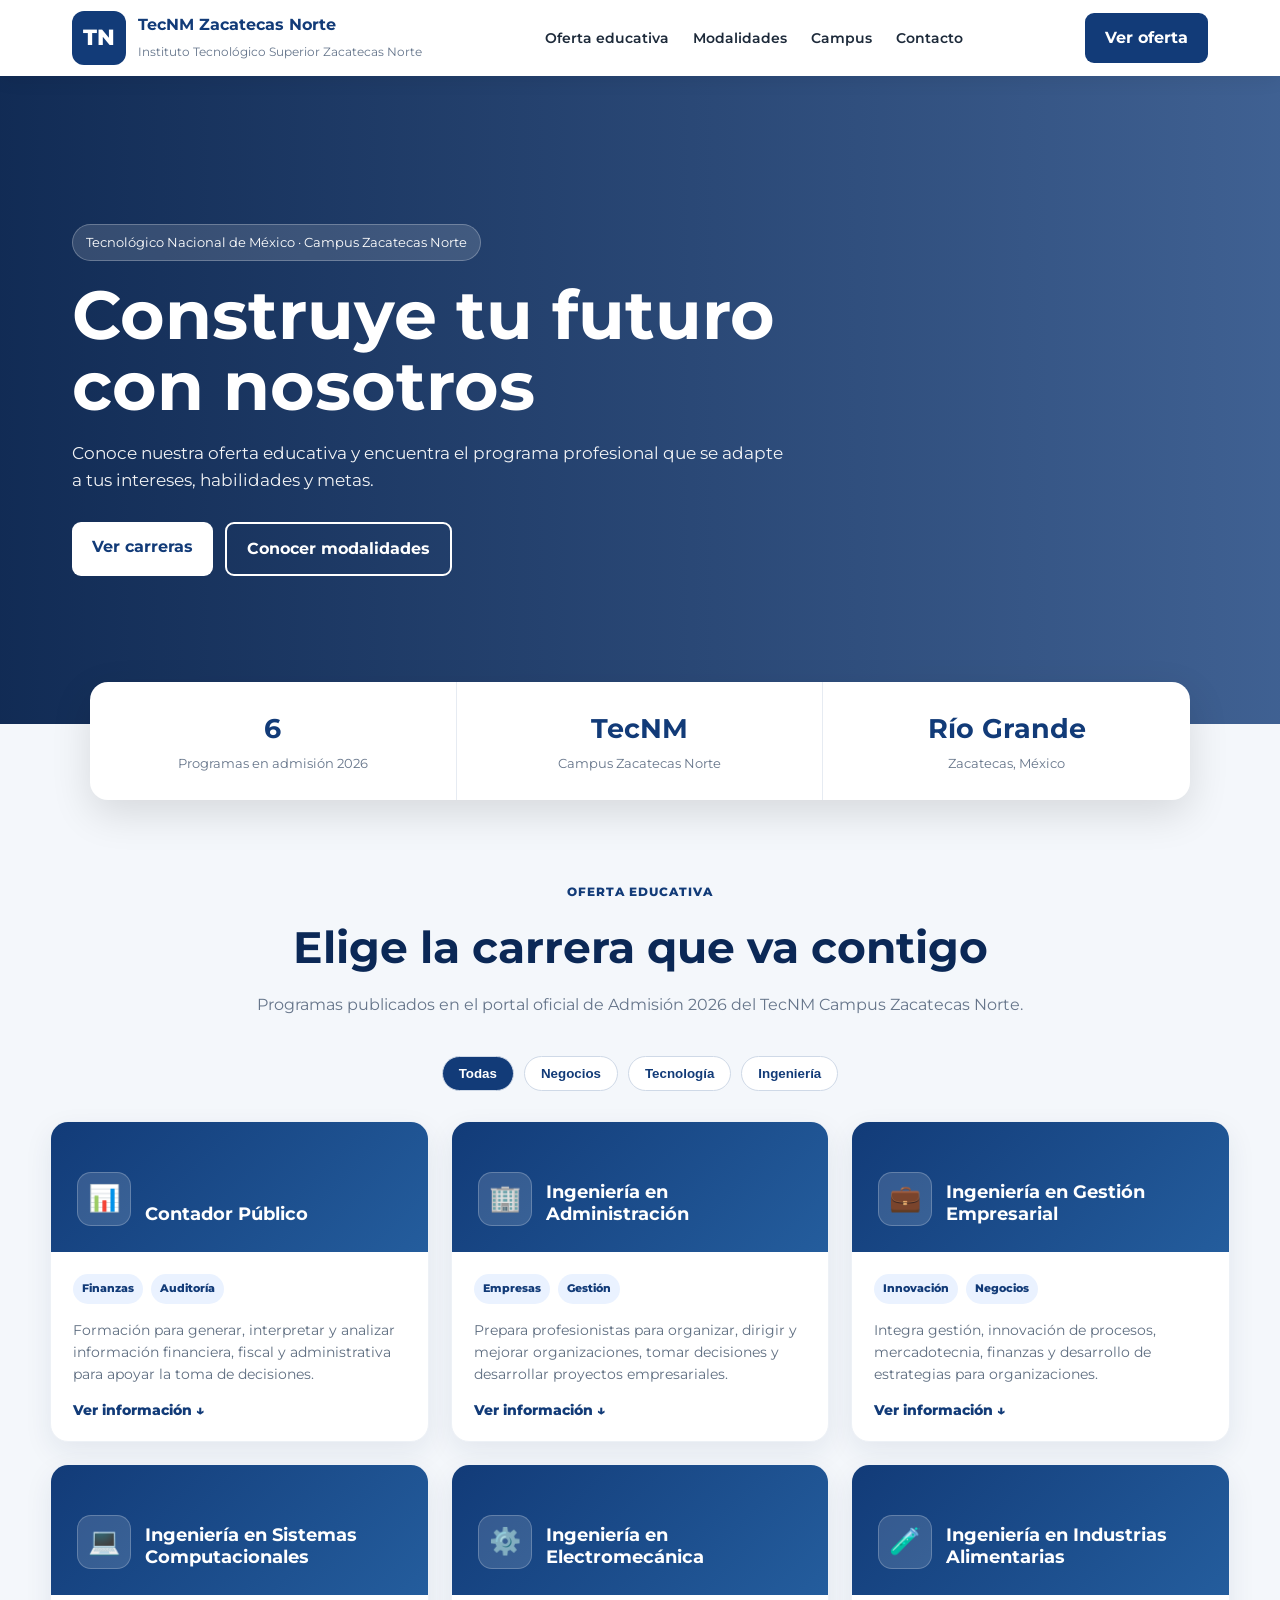
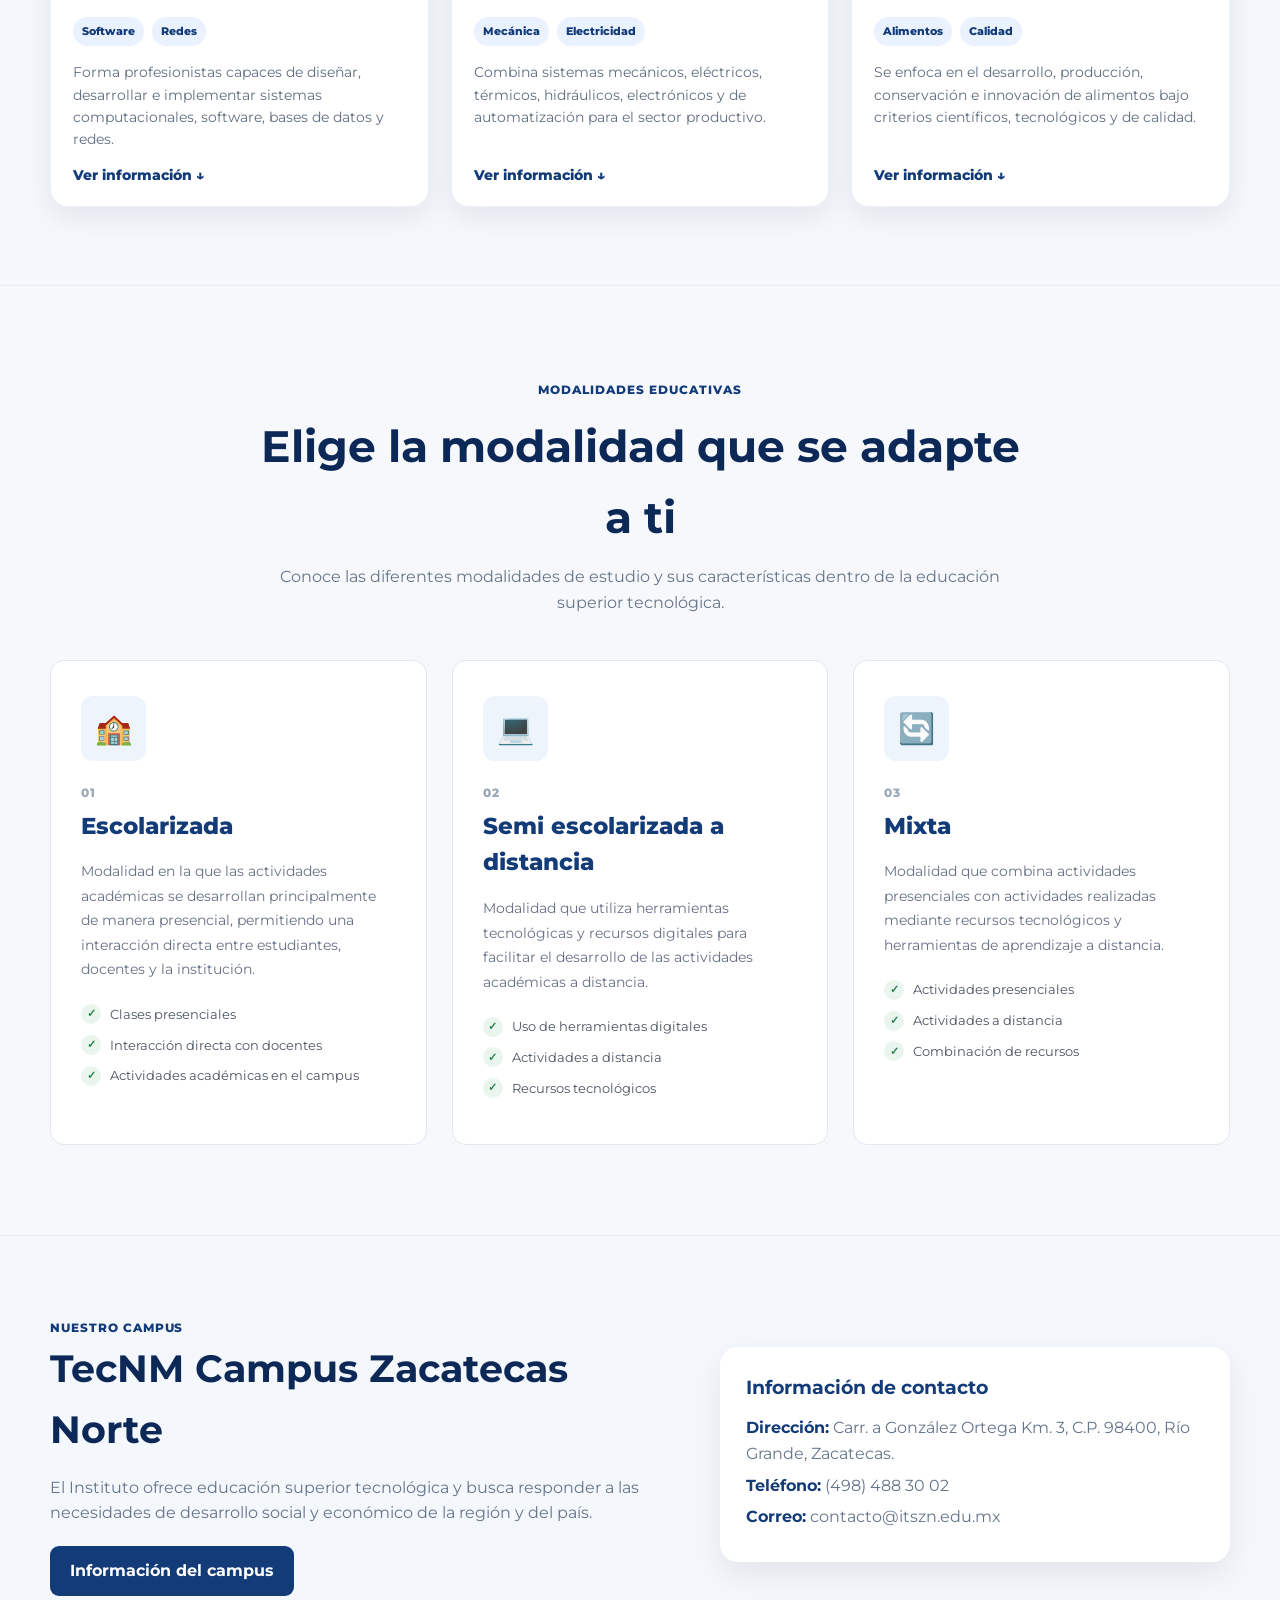
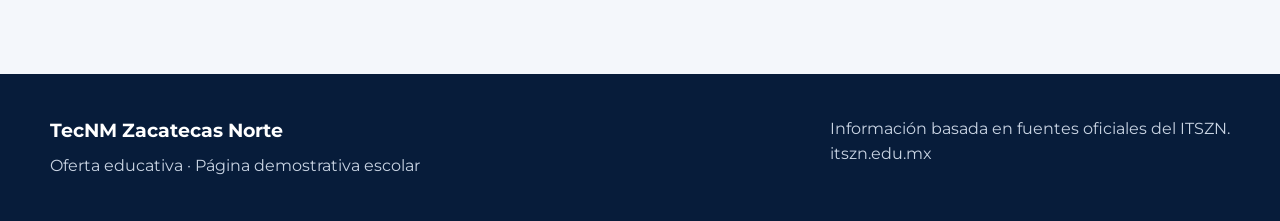
<file: oferta_educativa_modalidades/index_modalidades1.html>
<!DOCTYPE html>

<html lang="es">
<head>
<meta charset="utf-8"/>
<meta content="width=device-width, initial-scale=1.0" name="viewport"/>
<title>Oferta Educativa | TecNM Zacatecas Norte</title>
<link href="https://fonts.googleapis.com" rel="preconnect"/>
<link crossorigin="" href="https://fonts.gstatic.com" rel="preconnect"/>
<link href="https://fonts.googleapis.com/css2?family=Montserrat:wght@400;500;600;700;800&amp;display=swap" rel="stylesheet"/>
<link href="styles.css" rel="stylesheet"/>
</head>

<body>

<header>
<div class="nav">

<a class="brand" href="#">
<div class="logo-box">TN</div>
<div>
<strong>TecNM Zacatecas Norte</strong>
<small>Instituto Tecnológico Superior Zacatecas Norte</small>
</div>
</a>

<nav>
<ul>
<li><a href="#oferta">Oferta educativa</a></li>
<li><a href="#modalidades">Modalidades</a></li>
<li><a href="#campus">Campus</a></li>
<li><a href="#contacto">Contacto</a></li>
</ul>
</nav>

<a class="btn btn-primary" href="#oferta">Ver oferta</a>

</div>
</header>


<main>

<section class="hero">

<div class="hero-inner">

<span class="eyebrow">
Tecnológico Nacional de México · Campus Zacatecas Norte
</span>

<h1>Construye tu futuro con nosotros</h1>

<p>
Conoce nuestra oferta educativa y encuentra el programa profesional que se adapte
a tus intereses, habilidades y metas.
</p>

<div class="hero-actions">

<a class="btn btn-primary" href="#oferta" style="background:white;color:#123b78">
Ver carreras
</a>

<a class="btn btn-outline" href="#modalidades">
Conocer modalidades
</a>

</div>

</div>

</section>


<div class="stats">

<div class="stat">
<strong>6</strong>
<span>Programas en admisión 2026</span>
</div>

<div class="stat">
<strong>TecNM</strong>
<span>Campus Zacatecas Norte</span>
</div>

<div class="stat">
<strong>Río Grande</strong>
<span>Zacatecas, México</span>
</div>

</div>


<section id="oferta">

<div class="container">

<div class="section-head">

<span>Oferta educativa</span>

<h2>Elige la carrera que va contigo</h2>

<p>
Programas publicados en el portal oficial de Admisión 2026 del TecNM Campus Zacatecas Norte.
</p>

</div>


<div class="filters">

<button class="filter active" data-filter="all">
Todas
</button>

<button class="filter" data-filter="negocios">
Negocios
</button>

<button class="filter" data-filter="tecnologia">
Tecnología
</button>

<button class="filter" data-filter="ingenieria">
Ingeniería
</button>

</div>


<div class="grid">


<article class="card" data-category="negocios">

<div class="card-top">

<div class="icon">📊</div>

<h3>Contador Público</h3>

</div>

<div class="card-body">

<div class="badge-row">
<span class="badge">Finanzas</span>
<span class="badge">Auditoría</span>
</div>

<p>
Formación para generar, interpretar y analizar información financiera, fiscal y administrativa para apoyar la toma de decisiones.
</p>

<button class="more toggle-info" type="button">
Ver información ↓
</button>

<div class="career-details">

<h4>¿Qué hace y en qué se prepara?</h4>

<ul>

<li>
Elabora e interpreta información financiera para apoyar la toma de decisiones.
</li>

<li>
Administra registros, sistemas, presupuestos contables y financieros.
</li>

<li>
Realiza auditorías y puede participar en análisis de inversiones.
</li>

<li>
Brinda asesoría en temas financieros, fiscales y administrativos.
</li>

</ul>

</div>

</div>

</article>


<article class="card" data-category="negocios">

<div class="card-top">

<div class="icon">🏢</div>

<h3>Ingeniería en Administración</h3>

</div>

<div class="card-body">

<div class="badge-row">
<span class="badge">Empresas</span>
<span class="badge">Gestión</span>
</div>

<p>
Prepara profesionistas para organizar, dirigir y mejorar organizaciones, tomar decisiones y desarrollar proyectos empresariales.
</p>

<button class="more toggle-info" type="button">
Ver información ↓
</button>

<div class="career-details">

<h4>¿Qué hace y en qué se prepara?</h4>

<ul>

<li>
Genera, desarrolla e innova empresas competitivas.
</li>

<li>
Planea, organiza, integra y dirige equipos de trabajo.
</li>

<li>
Aplica herramientas administrativas y tecnológicas para optimizar procesos.
</li>

<li>
Participa en la mejora continua, gestión del talento y toma de decisiones empresariales.
</li>

</ul>

</div>

</div>

</article>


<article class="card" data-category="negocios">

<div class="card-top">

<div class="icon">💼</div>

<h3>Ingeniería en Gestión Empresarial</h3>

</div>

<div class="card-body">

<div class="badge-row">
<span class="badge">Innovación</span>
<span class="badge">Negocios</span>
</div>

<p>
Integra gestión, innovación de procesos, mercadotecnia, finanzas y desarrollo de estrategias para organizaciones.
</p>

<button class="more toggle-info" type="button">
Ver información ↓
</button>

<div class="career-details">

<h4>¿Qué hace y en qué se prepara?</h4>

<ul>

<li>
Integra áreas como producción, calidad, finanzas, recursos humanos, mercadotecnia y auditoría.
</li>

<li>
Gestiona e innova procesos y sistemas estratégicos de negocios.
</li>

<li>
Dirige equipos de trabajo y administra recursos de las organizaciones.
</li>

<li>
Diseña estrategias para mejorar la competitividad y el desempeño empresarial.
</li>

</ul>

</div>

</div>

</article>


<article class="card" data-category="tecnologia">

<div class="card-top">

<div class="icon">💻</div>

<h3>Ingeniería en Sistemas Computacionales</h3>

</div>

<div class="card-body">

<div class="badge-row">
<span class="badge">Software</span>
<span class="badge">Redes</span>
</div>

<p>
Forma profesionistas capaces de diseñar, desarrollar e implementar sistemas computacionales, software, bases de datos y redes.
</p>

<button class="more toggle-info" type="button">
Ver información ↓
</button>

<div class="career-details">

<h4>¿Qué hace y en qué se prepara?</h4>

<ul>

<li>
Diseña, desarrolla, implementa y administra sistemas computacionales.
</li>

<li>
Puede encargarse de servicios informáticos e infraestructura tecnológica.
</li>

<li>
Trabaja con bases de datos, desarrollo de software y aplicaciones web.
</li>

<li>
Implementa redes, protocolos y mecanismos de seguridad para proteger la información.
</li>

</ul>

</div>

</div>

</article>


<article class="card" data-category="ingenieria">

<div class="card-top">

<div class="icon">⚙️</div>

<h3>Ingeniería en Electromecánica</h3>

</div>

<div class="card-body">

<div class="badge-row">
<span class="badge">Mecánica</span>
<span class="badge">Electricidad</span>
</div>

<p>
Combina sistemas mecánicos, eléctricos, térmicos, hidráulicos, electrónicos y de automatización para el sector productivo.
</p>

<button class="more toggle-info" type="button">
Ver información ↓
</button>

<div class="career-details">

<h4>¿Qué hace y en qué se prepara?</h4>

<ul>

<li>
Trabaja con sistemas mecánicos, eléctricos, térmicos, hidráulicos y electrónicos.
</li>

<li>
Diseña e implementa sistemas y dispositivos electromecánicos.
</li>

<li>
Participa en automatización, instalación, operación y mantenimiento de procesos productivos.
</li>

<li>
Formula y gestiona proyectos para mejorar la eficiencia y el uso de la energía.
</li>

</ul>

</div>

</div>

</article>


<article class="card" data-category="ingenieria">

<div class="card-top">

<div class="icon">🧪</div>

<h3>Ingeniería en Industrias Alimentarias</h3>

</div>

<div class="card-body">

<div class="badge-row">
<span class="badge">Alimentos</span>
<span class="badge">Calidad</span>
</div>

<p>
Se enfoca en el desarrollo, producción, conservación e innovación de alimentos bajo criterios científicos, tecnológicos y de calidad.
</p>

<button class="more toggle-info" type="button">
Ver información ↓
</button>

<div class="career-details">

<h4>¿Qué hace y en qué se prepara?</h4>

<ul>

<li>
Desarrolla, mejora y produce alimentos inocuos e innovadores.
</li>

<li>
Analiza y diseña procesos productivos de la industria alimentaria.
</li>

<li>
Controla procesos, equipos e instalaciones y aplica sistemas de gestión de calidad.
</li>

<li>
Puede desarrollar nuevos productos y proyectos para empresas del sector alimentario.
</li>

</ul>

</div>

</div>

</article>


</div>
</div>

</section>


<!-- =====================================================
     MODALIDADES
===================================================== -->

<section id="modalidades" class="modalidades-section">

<div class="container">


<div class="section-head modalidades-head">

<span>Modalidades educativas</span>

<h2>
Elige la modalidad que se adapte a ti
</h2>

<p>
Conoce las diferentes modalidades de estudio y sus
características dentro de la educación superior tecnológica.
</p>

</div>


<div class="modalidades-grid">


<!-- MODALIDAD ESCOLARIZADA -->

<article class="modalidad-card">

<div class="modalidad-icon">
🏫
</div>

<div class="modalidad-content">

<span class="modalidad-number">
01
</span>

<h3>
Escolarizada
</h3>

<p>
Modalidad en la que las actividades académicas se
desarrollan principalmente de manera presencial,
permitiendo una interacción directa entre estudiantes,
docentes y la institución.
</p>

<ul>

<li>
<span>✓</span>
Clases presenciales
</li>

<li>
<span>✓</span>
Interacción directa con docentes
</li>

<li>
<span>✓</span>
Actividades académicas en el campus
</li>

</ul>

</div>

</article>


<!-- MODALIDAD NO ESCOLARIZADA -->

<article class="modalidad-card">

<div class="modalidad-icon">
💻
</div>

<div class="modalidad-content">

<span class="modalidad-number">
02
</span>

<h3>
Semi escolarizada a distancia
</h3>

<p>
Modalidad que utiliza herramientas tecnológicas y
recursos digitales para facilitar el desarrollo de
las actividades académicas a distancia.
</p>

<ul>

<li>
<span>✓</span>
Uso de herramientas digitales
</li>

<li>
<span>✓</span>
Actividades a distancia
</li>

<li>
<span>✓</span>
Recursos tecnológicos
</li>

</ul>

</div>

</article>


<!-- MODALIDAD MIXTA -->

<article class="modalidad-card">

<div class="modalidad-icon">
🔄
</div>

<div class="modalidad-content">

<span class="modalidad-number">
03
</span>

<h3>
Mixta
</h3>

<p>
Modalidad que combina actividades presenciales con
actividades realizadas mediante recursos tecnológicos
y herramientas de aprendizaje a distancia.
</p>

<ul>

<li>
<span>✓</span>
Actividades presenciales
</li>

<li>
<span>✓</span>
Actividades a distancia
</li>

<li>
<span>✓</span>
Combinación de recursos
</li>

</ul>

</div>

</article>


</div>

</div>

</section>


<section id="campus">

<div class="container about">

<div>

<span style="color:#123b78;font-weight:800;font-size:12px;letter-spacing:.08em;text-transform:uppercase">
Nuestro campus
</span>

<h2>
TecNM Campus Zacatecas Norte
</h2>

<p>
El Instituto ofrece educación superior tecnológica y busca responder a las necesidades
de desarrollo social y económico de la región y del país.
</p>

<span class="btn btn-primary no-link">
Información del campus
</span>

</div>


<div class="info-box">

<h3 style="color:#123b78;margin-bottom:12px">
Información de contacto
</h3>

<p>
<strong>Dirección:</strong>
Carr. a González Ortega Km. 3, C.P. 98400, Río Grande, Zacatecas.
</p>

<p>
<strong>Teléfono:</strong>
(498) 488 30 02
</p>

<p>
<strong>Correo:</strong>
contacto@itszn.edu.mx
</p>

</div>

</div>

</section>

</main>


<footer id="contacto">

<div class="footer-inner">

<div>

<h3>
TecNM Zacatecas Norte
</h3>

<p>
Oferta educativa · Página demostrativa escolar
</p>

</div>


<div>

<p>
Información basada en fuentes oficiales del ITSZN.
</p>

<p>
itszn.edu.mx
</p>

</div>

</div>

</footer>


<script src="script.js"></script>

</body>
</html>
</file>
<file: oferta_educativa_katya/styles.css>
:root{
      --azul:#123b78;
      --azul-2:#0b2856;
      --azul-claro:#eaf2ff;
      --blanco:#ffffff;
      --gris:#f4f7fb;
      --texto:#1d2a3a;
      --dorado:#c99b3b;
    }
    *{box-sizing:border-box;margin:0;padding:0}
    html{scroll-behavior:smooth}
    body{
      font-family:"Montserrat",Arial,sans-serif;
      background:var(--gris);
      color:var(--texto);
      line-height:1.6;
    }
    a{text-decoration:none;color:inherit}

    header{
      background:var(--blanco);
      position:sticky;
      top:0;
      z-index:100;
      box-shadow:0 3px 18px rgba(0,0,0,.08);
    }
    .nav{
      max-width:1180px;
      margin:auto;
      min-height:76px;
      padding:10px 22px;
      display:flex;
      align-items:center;
      justify-content:space-between;
      gap:20px;
    }
    .brand{
      display:flex;
      align-items:center;
      gap:12px;
    }
    .logo-box{
      width:54px;height:54px;
      display:grid;place-items:center;
      background:var(--azul);
      color:white;
      font-size:22px;
      font-weight:800;
      border-radius:12px;
    }
    .brand strong{display:block;color:var(--azul);font-size:16px}
    .brand small{font-size:12px;color:#65758b}
    nav ul{display:flex;list-style:none;gap:24px;font-size:14px;font-weight:600}
    nav a:hover{color:var(--azul)}
    .btn{
      display:inline-block;
      padding:12px 20px;
      border-radius:9px;
      font-weight:700;
      transition:.2s;
      border:none;
      cursor:pointer;
    }
    .btn-primary{background:var(--azul);color:white}
    .btn-primary:hover{background:var(--azul-2);transform:translateY(-2px)}
    .btn-outline{border:2px solid white;color:white}
    .btn-outline:hover{background:white;color:var(--azul)}

    .hero{
      min-height:500px;
      display:flex;
      align-items:center;
      background:
        linear-gradient(90deg,rgba(8,35,78,.96),rgba(18,59,120,.80)),
        url("https://sic.gob.mx/images/65889") center/cover;
      color:white;
    }
    .hero-inner{
      max-width:1180px;
      width:100%;
      margin:auto;
      padding:70px 22px;
    }
    .eyebrow{
      display:inline-block;
      background:rgba(255,255,255,.14);
      border:1px solid rgba(255,255,255,.25);
      padding:7px 13px;
      border-radius:999px;
      font-size:13px;
      margin-bottom:18px;
    }
    h1{
      font-size:clamp(36px,6vw,68px);
      line-height:1.05;
      max-width:760px;
      margin-bottom:18px;
    }
    .hero p{
      max-width:720px;
      font-size:17px;
      opacity:.94;
      margin-bottom:28px;
    }
    .hero-actions{display:flex;flex-wrap:wrap;gap:12px}

    .stats{
      max-width:1100px;
      margin:-42px auto 0;
      position:relative;
      background:white;
      border-radius:18px;
      box-shadow:0 14px 40px rgba(0,0,0,.12);
      display:grid;
      grid-template-columns:repeat(3,1fr);
      overflow:hidden;
    }
    .stat{
      padding:25px;
      text-align:center;
      border-right:1px solid #e6ebf2;
    }
    .stat:last-child{border-right:none}
    .stat strong{display:block;color:var(--azul);font-size:27px}
    .stat span{font-size:13px;color:#66758a}

    section{padding:78px 22px}
    .container{max-width:1180px;margin:auto}
    .section-head{
      text-align:center;
      max-width:780px;
      margin:0 auto 38px;
    }
    .section-head span{
      color:var(--azul);
      font-weight:800;
      letter-spacing:.08em;
      text-transform:uppercase;
      font-size:12px;
    }
    .section-head h2{
      font-size:clamp(30px,4vw,44px);
      color:var(--azul-2);
      margin:8px 0 10px;
    }
    .section-head p{color:#66758a}

    .filters{
      display:flex;
      flex-wrap:wrap;
      justify-content:center;
      gap:10px;
      margin-bottom:30px;
    }
    .filter{
      border:1px solid #cfd9e7;
      background:white;
      color:var(--azul);
      padding:9px 16px;
      border-radius:999px;
      font-weight:700;
      cursor:pointer;
    }
    .filter.active,.filter:hover{background:var(--azul);color:white}

    .grid{
      display:grid;
      grid-template-columns:repeat(3,1fr);
      gap:22px;
    }
    .card{
      background:white;
      border-radius:18px;
      overflow:hidden;
      box-shadow:0 10px 28px rgba(21,51,91,.08);
      border:1px solid #edf1f6;
      display:flex;
      flex-direction:column;
      transition:.25s;
    }
    .card:hover{transform:translateY(-7px);box-shadow:0 18px 38px rgba(21,51,91,.15)}
    .card-top{
      min-height:130px;
      padding:26px;
      background:linear-gradient(135deg,var(--azul),#245d9d);
      color:white;
      display:flex;
      align-items:flex-end;
    }
    .card-top .icon{
      width:54px;height:54px;
      background:rgba(255,255,255,.14);
      border:1px solid rgba(255,255,255,.22);
      display:grid;place-items:center;
      font-size:26px;
      border-radius:14px;
      margin-right:14px;
      flex:0 0 auto;
    }
    .card-top h3{font-size:18px;line-height:1.25}
    .card-body{padding:22px;display:flex;flex-direction:column;gap:15px;height:100%}
    .badge-row{display:flex;gap:8px;flex-wrap:wrap}
    .badge{
      font-size:11px;
      font-weight:800;
      color:var(--azul);
      background:var(--azul-claro);
      padding:6px 9px;
      border-radius:999px;
    }
    .card p{font-size:14px;color:#5f6e81}
    .card .more{
      margin-top:auto;
      color:var(--azul);
      font-size:14px;
      font-weight:800;
    }

    .modalidades{
      background:var(--azul-2);
      color:white;
    }
    .modalidades .section-head h2,
    .modalidades .section-head span{color:white}
    .modalidades .section-head p{color:#cbd7e7}
    .mod-grid{
      display:grid;
      grid-template-columns:1fr 1fr;
      gap:22px;
      max-width:900px;
      margin:auto;
    }
    .mod{
      padding:28px;
      background:rgba(255,255,255,.08);
      border:1px solid rgba(255,255,255,.14);
      border-radius:18px;
    }
    .mod h3{font-size:23px;margin-bottom:10px}
    .mod ul{padding-left:18px;margin-top:12px;color:#dce5f1}
    .nota{
      max-width:900px;
      margin:22px auto 0;
      padding:14px 18px;
      background:rgba(255,255,255,.07);
      border-left:4px solid var(--dorado);
      border-radius:8px;
      font-size:13px;
      color:#dce5f1;
    }

    .about{
      display:grid;
      grid-template-columns:1.1fr .9fr;
      align-items:center;
      gap:46px;
    }
    .about h2{font-size:38px;color:var(--azul-2);margin-bottom:14px}
    .about p{color:#65758b;margin-bottom:20px}
    .info-box{
      background:white;
      border-radius:18px;
      padding:26px;
      box-shadow:0 12px 32px rgba(0,0,0,.08);
    }
    .info-box p{margin:6px 0}
    .info-box strong{color:var(--azul)}

    footer{
      background:#071c3a;
      color:#c9d4e3;
      padding:42px 22px;
    }
    .footer-inner{
      max-width:1180px;
      margin:auto;
      display:flex;
      gap:28px;
      justify-content:space-between;
      flex-wrap:wrap;
    }
    footer h3{color:white;margin-bottom:8px}
    footer a{color:white}

    @media(max-width:900px){
      nav ul{display:none}
      .grid{grid-template-columns:repeat(2,1fr)}
      .about{grid-template-columns:1fr}
    }
    @media(max-width:650px){
      .grid,.mod-grid,.stats{grid-template-columns:1fr}
      .stats{margin:-20px 18px 0}
      .stat{border-right:none;border-bottom:1px solid #e6ebf2}
      .hero{min-height:540px}
      .nav .btn{display:none}
      .grid{grid-template-columns:1fr}
    }


/* Información desplegable dentro de cada carrera */
.toggle-info{
  width:100%;
  text-align:left;
  background:none;
  border:none;
  padding:0;
  cursor:pointer;
  font-family:inherit;
}
.career-details{
  display:none;
  margin-top:4px;
  padding:16px;
  background:#f6f9fe;
  border:1px solid #dbe6f5;
  border-radius:12px;
}
.career-details.open{display:block}
.career-details h4{
  color:var(--azul-2);
  margin-bottom:10px;
  font-size:15px;
}
.career-details ul{
  padding-left:19px;
  color:#5f6e81;
  font-size:13px;
}
.career-details li{margin:7px 0}
.no-link{cursor:default}
</file>
<file: oferta_educativa_modalidades/styles.css>
:root{
  --azul:#123b78;
  --azul-2:#0b2856;
  --azul-claro:#eaf2ff;
  --blanco:#ffffff;
  --gris:#f4f7fb;
  --texto:#1d2a3a;
  --dorado:#c99b3b;
}

*{
  box-sizing:border-box;
  margin:0;
  padding:0;
}

html{
  scroll-behavior:smooth;
}

body{
  font-family:"Montserrat",Arial,sans-serif;
  background:var(--gris);
  color:var(--texto);
  line-height:1.6;
}

a{
  text-decoration:none;
  color:inherit;
}


/* =====================================================
   HEADER
===================================================== */

header{
  background:var(--blanco);
  position:sticky;
  top:0;
  z-index:100;
  box-shadow:0 3px 18px rgba(0,0,0,.08);
}

.nav{
  max-width:1180px;
  margin:auto;
  min-height:76px;
  padding:10px 22px;
  display:flex;
  align-items:center;
  justify-content:space-between;
  gap:20px;
}

.brand{
  display:flex;
  align-items:center;
  gap:12px;
}

.logo-box{
  width:54px;
  height:54px;
  display:grid;
  place-items:center;
  background:var(--azul);
  color:white;
  font-size:22px;
  font-weight:800;
  border-radius:12px;
}

.brand strong{
  display:block;
  color:var(--azul);
  font-size:16px;
}

.brand small{
  font-size:12px;
  color:#65758b;
}

nav ul{
  display:flex;
  list-style:none;
  gap:24px;
  font-size:14px;
  font-weight:600;
}

nav a:hover{
  color:var(--azul);
}


/* =====================================================
   BOTONES
===================================================== */

.btn{
  display:inline-block;
  padding:12px 20px;
  border-radius:9px;
  font-weight:700;
  transition:.2s;
  border:none;
  cursor:pointer;
}

.btn-primary{
  background:var(--azul);
  color:white;
}

.btn-primary:hover{
  background:var(--azul-2);
  transform:translateY(-2px);
}

.btn-outline{
  border:2px solid white;
  color:white;
}

.btn-outline:hover{
  background:white;
  color:var(--azul);
}


/* =====================================================
   HERO
===================================================== */

.hero{
  min-height:500px;
  display:flex;
  align-items:center;

  background:
    linear-gradient(90deg,rgba(8,35,78,.96),rgba(18,59,120,.80)),
    url("https://sic.gob.mx/images/65889") center/cover;

  color:white;
}

.hero-inner{
  max-width:1180px;
  width:100%;
  margin:auto;
  padding:70px 22px;
}

.eyebrow{
  display:inline-block;
  background:rgba(255,255,255,.14);
  border:1px solid rgba(255,255,255,.25);
  padding:7px 13px;
  border-radius:999px;
  font-size:13px;
  margin-bottom:18px;
}

h1{
  font-size:clamp(36px,6vw,68px);
  line-height:1.05;
  max-width:760px;
  margin-bottom:18px;
}

.hero p{
  max-width:720px;
  font-size:17px;
  opacity:.94;
  margin-bottom:28px;
}

.hero-actions{
  display:flex;
  flex-wrap:wrap;
  gap:12px;
}


/* =====================================================
   ESTADÍSTICAS
===================================================== */

.stats{
  max-width:1100px;
  margin:-42px auto 0;
  position:relative;
  background:white;
  border-radius:18px;
  box-shadow:0 14px 40px rgba(0,0,0,.12);

  display:grid;
  grid-template-columns:repeat(3,1fr);

  overflow:hidden;
}

.stat{
  padding:25px;
  text-align:center;
  border-right:1px solid #e6ebf2;
}

.stat:last-child{
  border-right:none;
}

.stat strong{
  display:block;
  color:var(--azul);
  font-size:27px;
}

.stat span{
  font-size:13px;
  color:#66758a;
}


/* =====================================================
   SECCIONES
===================================================== */

section{
  padding:78px 22px;
}

.container{
  max-width:1180px;
  margin:auto;
}

.section-head{
  text-align:center;
  max-width:780px;
  margin:0 auto 38px;
}

.section-head span{
  color:var(--azul);
  font-weight:800;
  letter-spacing:.08em;
  text-transform:uppercase;
  font-size:12px;
}

.section-head h2{
  font-size:clamp(30px,4vw,44px);
  color:var(--azul-2);
  margin:8px 0 10px;
}

.section-head p{
  color:#66758a;
}


/* =====================================================
   FILTROS
===================================================== */

.filters{
  display:flex;
  flex-wrap:wrap;
  justify-content:center;
  gap:10px;
  margin-bottom:30px;
}

.filter{
  border:1px solid #cfd9e7;
  background:white;
  color:var(--azul);
  padding:9px 16px;
  border-radius:999px;
  font-weight:700;
  cursor:pointer;
}

.filter.active,
.filter:hover{
  background:var(--azul);
  color:white;
}


/* =====================================================
   TARJETAS DE CARRERAS
===================================================== */

.grid{
  display:grid;
  grid-template-columns:repeat(3,1fr);
  gap:22px;
}

.card{
  background:white;
  border-radius:18px;
  overflow:hidden;
  box-shadow:0 10px 28px rgba(21,51,91,.08);
  border:1px solid #edf1f6;

  display:flex;
  flex-direction:column;

  transition:.25s;
}

.card:hover{
  transform:translateY(-7px);
  box-shadow:0 18px 38px rgba(21,51,91,.15);
}

.card-top{
  min-height:130px;
  padding:26px;

  background:
    linear-gradient(
      135deg,
      var(--azul),
      #245d9d
    );

  color:white;

  display:flex;
  align-items:flex-end;
}

.card-top .icon{
  width:54px;
  height:54px;

  background:rgba(255,255,255,.14);
  border:1px solid rgba(255,255,255,.22);

  display:grid;
  place-items:center;

  font-size:26px;
  border-radius:14px;

  margin-right:14px;
  flex:0 0 auto;
}

.card-top h3{
  font-size:18px;
  line-height:1.25;
}

.card-body{
  padding:22px;

  display:flex;
  flex-direction:column;
  gap:15px;

  height:100%;
}

.badge-row{
  display:flex;
  gap:8px;
  flex-wrap:wrap;
}

.badge{
  font-size:11px;
  font-weight:800;

  color:var(--azul);
  background:var(--azul-claro);

  padding:6px 9px;
  border-radius:999px;
}

.card p{
  font-size:14px;
  color:#5f6e81;
}

.card .more{
  margin-top:auto;
  color:var(--azul);
  font-size:14px;
  font-weight:800;
}


/* =====================================================
   MODALIDADES EDUCATIVAS
===================================================== */

.modalidades-section{
  background:#f6f8fb;
  padding:90px 22px;

  border-top:1px solid #e8edf3;
  border-bottom:1px solid #e8edf3;
}

.modalidades-head{
  margin-bottom:45px;
}

.modalidades-head span{
  color:var(--azul);
  font-weight:800;
  font-size:12px;
  letter-spacing:.08em;
  text-transform:uppercase;
}

.modalidades-head h2{
  color:var(--azul-2);
  margin-top:10px;
  margin-bottom:12px;
}

.modalidades-head p{
  color:#66758a;
}


/* CONTENEDOR DE LAS TARJETAS */

.modalidades-grid{
  display:grid;
  grid-template-columns:repeat(3,1fr);
  gap:25px;
}


/* TARJETA DE MODALIDAD */

.modalidad-card{
  position:relative;

  background:#ffffff;

  border:1px solid #e2e7ee;
  border-radius:14px;

  padding:35px 30px;

  min-height:430px;

  overflow:hidden;

  transition:
    transform .25s ease,
    box-shadow .25s ease,
    border-color .25s ease;
}


/* EFECTO HOVER */

.modalidad-card:hover{
  transform:translateY(-7px);

  border-color:var(--azul);

  box-shadow:
    0 15px 35px rgba(18,59,120,.12);
}


/* ICONO DE MODALIDAD */

.modalidad-icon{
  width:65px;
  height:65px;

  display:flex;
  align-items:center;
  justify-content:center;

  background:#eef4fb;

  border-radius:12px;

  font-size:30px;

  margin-bottom:22px;
}


/* NUMERO */

.modalidad-number{
  display:block;

  color:#9aa8b8;

  font-size:12px;
  font-weight:800;

  letter-spacing:.08em;

  margin-bottom:5px;
}


/* TITULO DE MODALIDAD */

.modalidad-content h3{
  color:var(--azul);

  font-size:23px;
  font-weight:800;

  margin-bottom:15px;
}


/* DESCRIPCION */

.modalidad-content p{
  color:#667085;

  font-size:14px;

  line-height:1.75;

  margin-bottom:22px;
}


/* LISTA DE CARACTERISTICAS */

.modalidad-content ul{
  list-style:none;

  padding:0;
  margin:0;
}

.modalidad-content li{
  display:flex;
  align-items:center;

  gap:9px;

  color:#4b5563;

  font-size:13px;

  margin-bottom:10px;
}


/* CHECK VERDE */

.modalidad-content li span{
  display:flex;
  align-items:center;
  justify-content:center;

  width:20px;
  height:20px;

  background:#eaf5ee;

  color:#23834b;

  border-radius:50%;

  font-size:11px;
  font-weight:800;

  flex:0 0 auto;
}


/* =====================================================
   INFORMACIÓN DEL CAMPUS
===================================================== */

.about{
  display:grid;
  grid-template-columns:1.1fr .9fr;

  align-items:center;

  gap:46px;
}

.about h2{
  font-size:38px;
  color:var(--azul-2);
  margin-bottom:14px;
}

.about p{
  color:#65758b;
  margin-bottom:20px;
}

.info-box{
  background:white;

  border-radius:18px;

  padding:26px;

  box-shadow:0 12px 32px rgba(0,0,0,.08);
}

.info-box p{
  margin:6px 0;
}

.info-box strong{
  color:var(--azul);
}


/* =====================================================
   FOOTER
===================================================== */

footer{
  background:#071c3a;

  color:#c9d4e3;

  padding:42px 22px;
}

.footer-inner{
  max-width:1180px;
  margin:auto;

  display:flex;

  gap:28px;

  justify-content:space-between;

  flex-wrap:wrap;
}

footer h3{
  color:white;
  margin-bottom:8px;
}

footer a{
  color:white;
}


/* =====================================================
   INFORMACIÓN DESPLEGABLE DE LAS CARRERAS
===================================================== */

.toggle-info{
  width:100%;

  text-align:left;

  background:none;

  border:none;

  padding:0;

  cursor:pointer;

  font-family:inherit;
}

.career-details{
  display:none;

  margin-top:4px;

  padding:16px;

  background:#f6f9fe;

  border:1px solid #dbe6f5;

  border-radius:12px;
}

.career-details.open{
  display:block;
}

.career-details h4{
  color:var(--azul-2);

  margin-bottom:10px;

  font-size:15px;
}

.career-details ul{
  padding-left:19px;

  color:#5f6e81;

  font-size:13px;
}

.career-details li{
  margin:7px 0;
}

.no-link{
  cursor:default;
}


/* =====================================================
   RESPONSIVE
===================================================== */

@media(max-width:900px){

  nav ul{
    display:none;
  }

  .grid{
    grid-template-columns:repeat(2,1fr);
  }

  .modalidades-grid{
    grid-template-columns:repeat(2,1fr);
  }

  .about{
    grid-template-columns:1fr;
  }

}


@media(max-width:650px){

  .grid,
  .modalidades-grid,
  .stats{
    grid-template-columns:1fr;
  }

  .stats{
    margin:-20px 18px 0;
  }

  .stat{
    border-right:none;
    border-bottom:1px solid #e6ebf2;
  }

  .hero{
    min-height:540px;
  }

  .nav .btn{
    display:none;
  }

  .grid{
    grid-template-columns:1fr;
  }

  .modalidades-section{
    padding:65px 22px;
  }

  .modalidad-card{
    min-height:auto;
  }

}
</file>
